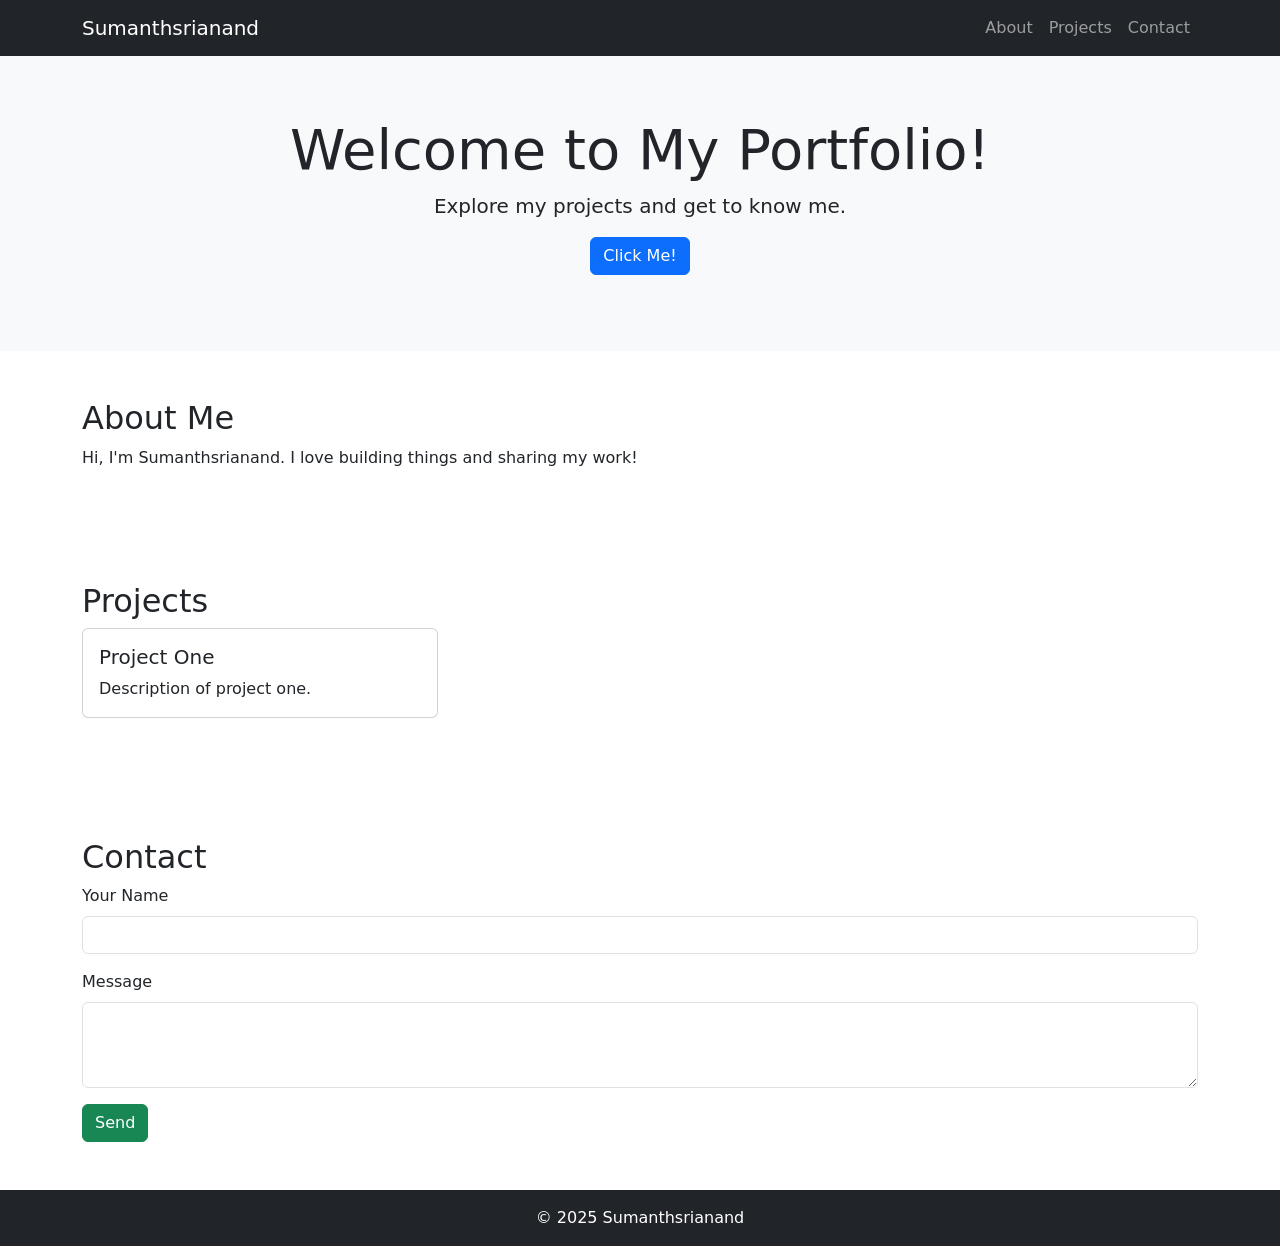
<file: index.html>
<!DOCTYPE html>
<html lang="en">
<head>
  <meta charset="UTF-8">
  <meta name="viewport" content="width=device-width, initial-scale=1">
  <title>Welcome to Sumanthsrianand</title>
  <!-- Bootstrap CSS for responsive design -->
  <link href="https://cdn.jsdelivr.net/npm/bootstrap@5.3.2/dist/css/bootstrap.min.css" rel="stylesheet">
  <style>
    body {
      padding-top: 56px;
    }
    .hero {
      background: #f8f9fa;
      padding: 60px 0;
      text-align: center;
    }
  </style>
</head>
<body>
  <!-- Responsive Navbar -->
  <nav class="navbar navbar-expand-lg navbar-dark bg-dark fixed-top">
    <div class="container">
      <a class="navbar-brand" href="#">Sumanthsrianand</a>
      <button class="navbar-toggler" type="button" data-bs-toggle="collapse" data-bs-target="#navbarNav">
        <span class="navbar-toggler-icon"></span>
      </button>
      <div class="collapse navbar-collapse" id="navbarNav">
        <ul class="navbar-nav ms-auto">
          <li class="nav-item"><a class="nav-link" href="#about">About</a></li>
          <li class="nav-item"><a class="nav-link" href="#projects">Projects</a></li>
          <li class="nav-item"><a class="nav-link" href="#contact">Contact</a></li>
        </ul>
      </div>
    </div>
  </nav>

  <!-- Hero Section -->
  <section class="hero">
    <div class="container">
      <h1 class="display-4">Welcome to My Portfolio!</h1>
      <p class="lead">Explore my projects and get to know me.</p>
      <button class="btn btn-primary" onclick="showMessage()">Click Me!</button>
      <div id="dynamic-message" class="mt-3"></div>
    </div>
  </section>

  <!-- About Section -->
  <section id="about" class="container py-5">
    <h2>About Me</h2>
    <p>Hi, I'm Sumanthsrianand. I love building things and sharing my work!</p>
  </section>

  <!-- Projects Section -->
  <section id="projects" class="container py-5">
    <h2>Projects</h2>
    <div class="row">
      <div class="col-md-4">
        <div class="card mb-4">
          <div class="card-body">
            <h5 class="card-title">Project One</h5>
            <p class="card-text">Description of project one.</p>
          </div>
        </div>
      </div>
      <!-- Add more projects as needed -->
    </div>
  </section>

  <!-- Contact Section -->
  <section id="contact" class="container py-5">
    <h2>Contact</h2>
    <form>
      <div class="mb-3">
        <label for="name" class="form-label">Your Name</label>
        <input type="text" class="form-control" id="name">
      </div>
      <div class="mb-3">
        <label for="message" class="form-label">Message</label>
        <textarea class="form-control" id="message" rows="3"></textarea>
      </div>
      <button type="submit" class="btn btn-success">Send</button>
    </form>
  </section>

  <!-- Footer -->
  <footer class="bg-dark text-white text-center py-3">
    &copy; 2025 Sumanthsrianand
  </footer>

  <!-- Bootstrap JS and dependencies -->
  <script src="https://cdn.jsdelivr.net/npm/bootstrap@5.3.2/dist/js/bootstrap.bundle.min.js"></script>
  <script>
    function showMessage() {
      document.getElementById('dynamic-message').innerHTML = '<div class="alert alert-info">Hello, visitor! Thanks for clicking.</div>';
    }
  </script>
</body>
</html>
</file>
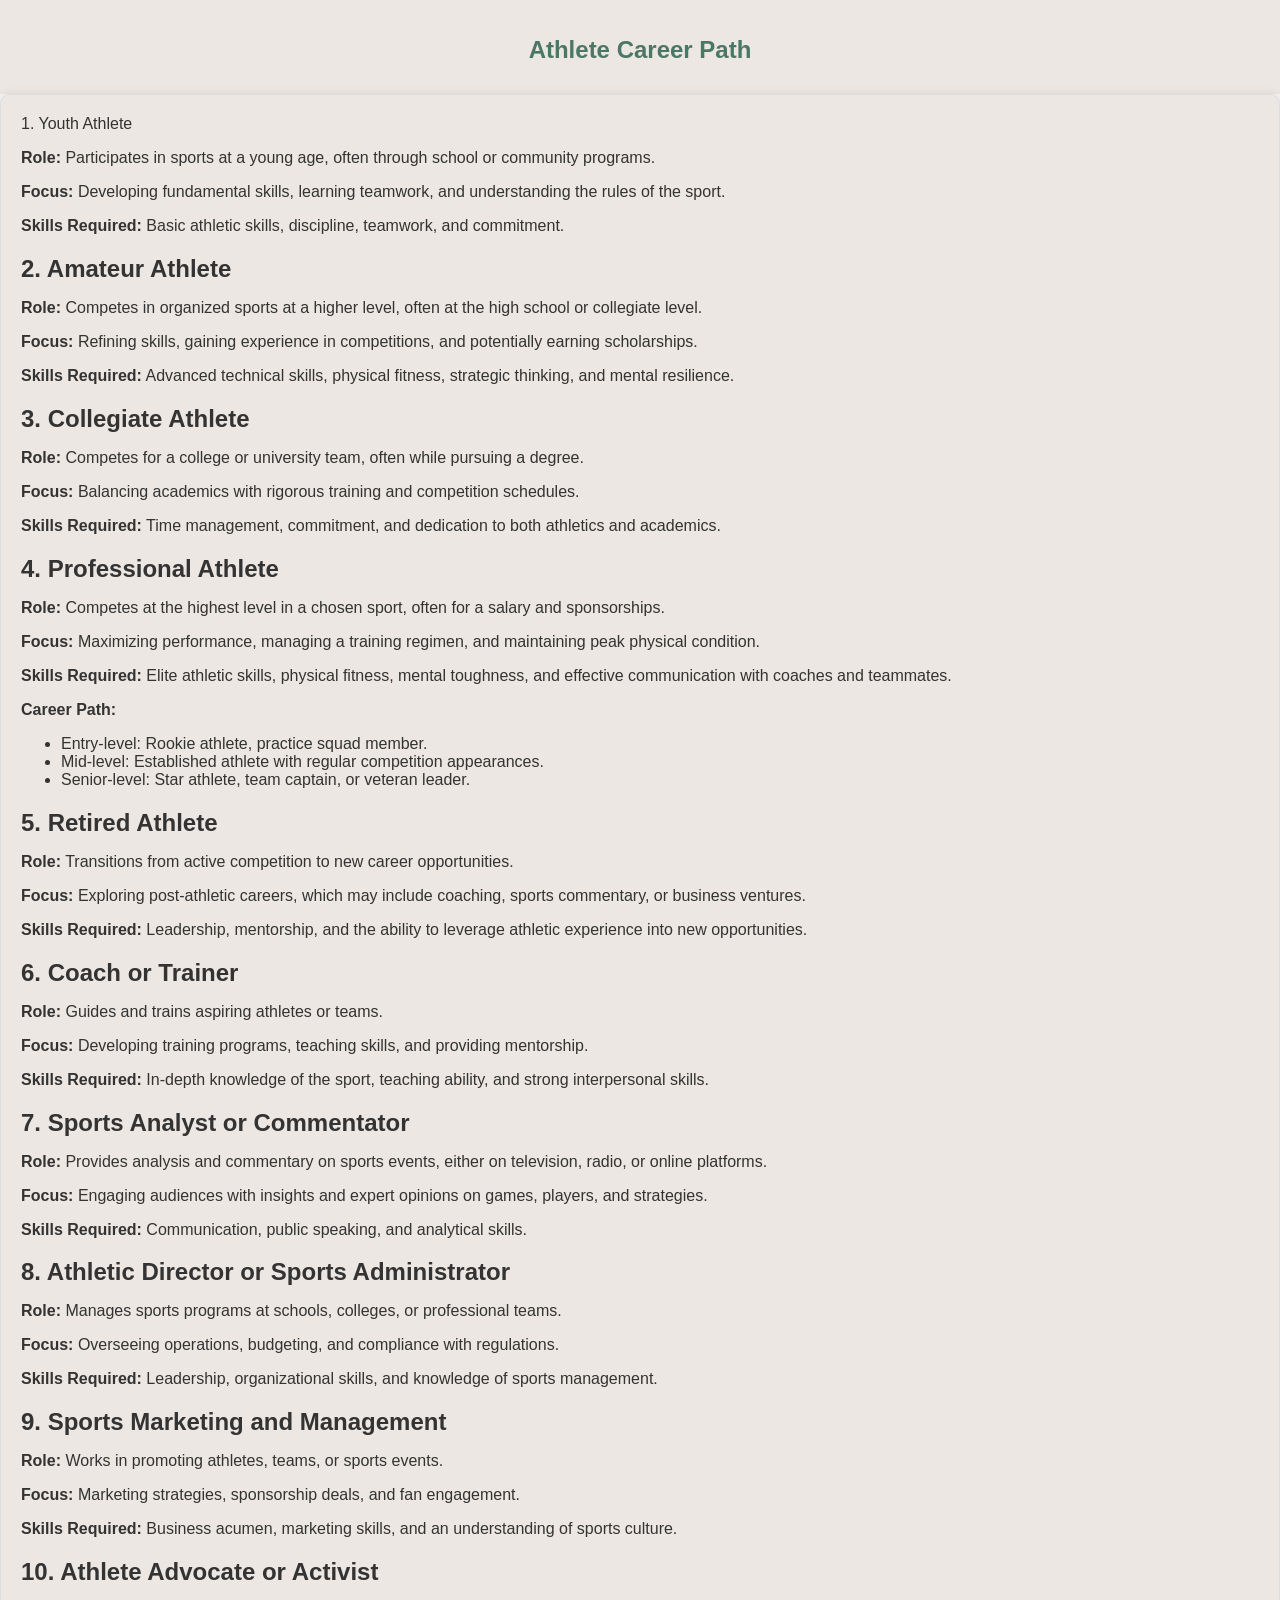
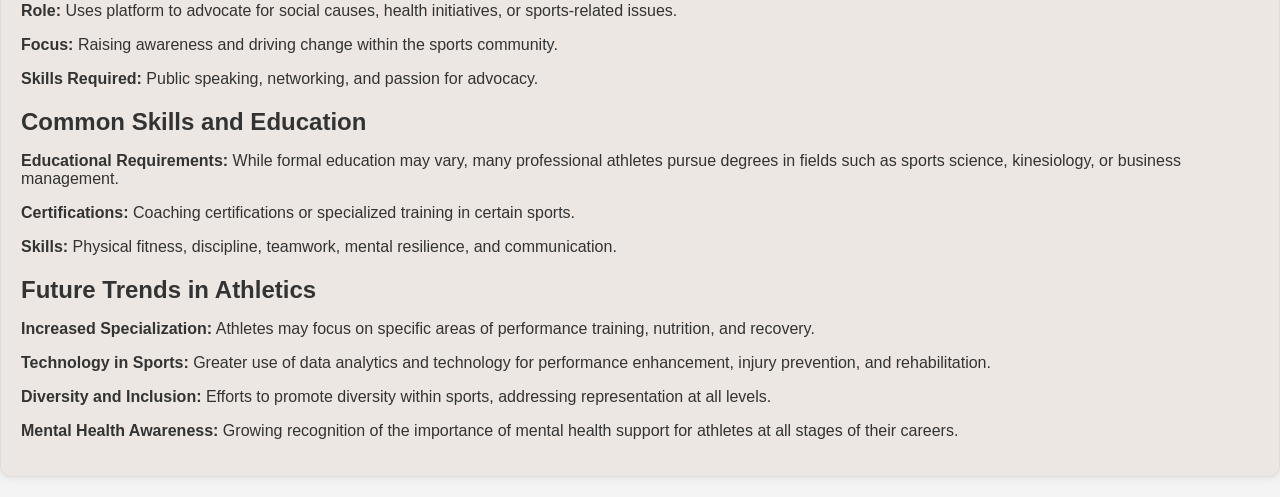
<file: Athe.html>
<!DOCTYPE html>
<html lang="en">
<head>
    <meta charset="UTF-8">
    <meta name="viewport" content="width=device-width, initial-scale=1.0">
    <title>Athlete Career Path</title>
    <link rel="stylesheet" href="style.css">
    <link rel="stylesheet" href="style2.css">
    <style>
         body {
      font-family: Arial, sans-serif;
      margin: 0;
      padding: 0;
      background-color: #f4f4f4;
      color: #333;
    }
    
    
    /* About Section */
    .about {
      padding: 50px;
      background-color: #fff;
      text-align: center;
    }

    .about h2 {
      font-size: 28px;
    }

    .about p {
      font-size: 18px;
      line-height: 1.6;
    }

    /* Services Section */
    .services {
      padding: 50px;
      background-color: #f4f4f4;
      text-align: center;
    }

    .services h2 {
      font-size: 28px;
      margin-bottom: 20px;
    }

    .services ul {
      list-style: none;
      padding: 0;
      font-size: 18px;
    }

    .services ul li {
      margin: 10px 0;
    }

    
    /* Contact Form Section */
contact {
      padding: 50px;
      background-color: #f4f4f4;
      text-align: center;
    }

    .contact h2 {
      font-size: 28px;
      margin-bottom: 20px;
    }

    .contact form input,
    .contact form textarea {
      width: 80%;
      padding: 10px;
      margin: 10px 0;
      border: 1px solid #ccc;
      border-radius: 5px;
    }

    .contact form button {
      padding: 10px 20px;
      background-color: #4CAF50;
      color: white;
      border: none;
      border-radius: 5px;
      cursor: pointer;
    }

    .contact form button:hover {
      background-color: #45a049;
    }

    /* Footer */
    footer {
      padding: 20px;
      background-color: #4CAF50;
      color: white;
      text-align: center;
    }/* Typing Text Animation */
@keyframes typing {
  from { width: 0; }
  to { width: 100%; }
}

@keyframes caret {
  from { border-right: 3px solid white; }
  to { border-right: none; } /* Caret disappears after typing */
}

.typing-text {
  font-family: 'Courier New', Courier, monospace;
  font-size: 24px;
  display: inline-block;
  white-space: nowrap;
  overflow: hidden;
  border-right: 3px solid white; /* Caret while typing */
  width: 100%;  /* Ensure full width after typing */
  animation: typing 4s steps(30, end), caret 0.5s 4s forwards; /* Caret disappears after typing */
}

    </style>
</head>
<body>
<header style="background-color: #ECE7E2; color: #4A7766;">
    <h1>Athlete Career Path</h1></header>
<section style="background-color: #ECE7E2; color: #;"
    <h2>1. Youth Athlete</h2>
    <p><strong>Role:</strong> Participates in sports at a young age, often through school or community programs.</p>
    <p><strong>Focus:</strong> Developing fundamental skills, learning teamwork, and understanding the rules of the sport.</p>
    <p><strong>Skills Required:</strong> Basic athletic skills, discipline, teamwork, and commitment.</p>

    <h2>2. Amateur Athlete</h2>
    <p><strong>Role:</strong> Competes in organized sports at a higher level, often at the high school or collegiate level.</p>
    <p><strong>Focus:</strong> Refining skills, gaining experience in competitions, and potentially earning scholarships.</p>
    <p><strong>Skills Required:</strong> Advanced technical skills, physical fitness, strategic thinking, and mental resilience.</p>

    <h2>3. Collegiate Athlete</h2>
    <p><strong>Role:</strong> Competes for a college or university team, often while pursuing a degree.</p>
    <p><strong>Focus:</strong> Balancing academics with rigorous training and competition schedules.</p>
    <p><strong>Skills Required:</strong> Time management, commitment, and dedication to both athletics and academics.</p>

    <h2>4. Professional Athlete</h2>
    <p><strong>Role:</strong> Competes at the highest level in a chosen sport, often for a salary and sponsorships.</p>
    <p><strong>Focus:</strong> Maximizing performance, managing a training regimen, and maintaining peak physical condition.</p>
    <p><strong>Skills Required:</strong> Elite athletic skills, physical fitness, mental toughness, and effective communication with coaches and teammates.</p>
    <p><strong>Career Path:</strong></p>
    <ul>
        <li>Entry-level: Rookie athlete, practice squad member.</li>
        <li>Mid-level: Established athlete with regular competition appearances.</li>
        <li>Senior-level: Star athlete, team captain, or veteran leader.</li>
    </ul>

    <h2>5. Retired Athlete</h2>
    <p><strong>Role:</strong> Transitions from active competition to new career opportunities.</p>
    <p><strong>Focus:</strong> Exploring post-athletic careers, which may include coaching, sports commentary, or business ventures.</p>
    <p><strong>Skills Required:</strong> Leadership, mentorship, and the ability to leverage athletic experience into new opportunities.</p>

    <h2>6. Coach or Trainer</h2>
    <p><strong>Role:</strong> Guides and trains aspiring athletes or teams.</p>
    <p><strong>Focus:</strong> Developing training programs, teaching skills, and providing mentorship.</p>
    <p><strong>Skills Required:</strong> In-depth knowledge of the sport, teaching ability, and strong interpersonal skills.</p>

    <h2>7. Sports Analyst or Commentator</h2>
    <p><strong>Role:</strong> Provides analysis and commentary on sports events, either on television, radio, or online platforms.</p>
    <p><strong>Focus:</strong> Engaging audiences with insights and expert opinions on games, players, and strategies.</p>
    <p><strong>Skills Required:</strong> Communication, public speaking, and analytical skills.</p>

    <h2>8. Athletic Director or Sports Administrator</h2>
    <p><strong>Role:</strong> Manages sports programs at schools, colleges, or professional teams.</p>
    <p><strong>Focus:</strong> Overseeing operations, budgeting, and compliance with regulations.</p>
    <p><strong>Skills Required:</strong> Leadership, organizational skills, and knowledge of sports management.</p>

    <h2>9. Sports Marketing and Management</h2>
    <p><strong>Role:</strong> Works in promoting athletes, teams, or sports events.</p>
    <p><strong>Focus:</strong> Marketing strategies, sponsorship deals, and fan engagement.</p>
    <p><strong>Skills Required:</strong> Business acumen, marketing skills, and an understanding of sports culture.</p>

    <h2>10. Athlete Advocate or Activist</h2>
    <p><strong>Role:</strong> Uses platform to advocate for social causes, health initiatives, or sports-related issues.</p>
    <p><strong>Focus:</strong> Raising awareness and driving change within the sports community.</p>
    <p><strong>Skills Required:</strong> Public speaking, networking, and passion for advocacy.</p>

    <h2>Common Skills and Education</h2>
    <p><strong>Educational Requirements:</strong> While formal education may vary, many professional athletes pursue degrees in fields such as sports science, kinesiology, or business management.</p>
    <p><strong>Certifications:</strong> Coaching certifications or specialized training in certain sports.</p>
    <p><strong>Skills:</strong> Physical fitness, discipline, teamwork, mental resilience, and communication.</p>

    <h2>Future Trends in Athletics</h2>
    <p><strong>Increased Specialization:</strong> Athletes may focus on specific areas of performance training, nutrition, and recovery.</p>
    <p><strong>Technology in Sports:</strong> Greater use of data analytics and technology for performance enhancement, injury prevention, and rehabilitation.</p>
    <p><strong>Diversity and Inclusion:</strong> Efforts to promote diversity within sports, addressing representation at all levels.</p>
    <p><strong>Mental Health Awareness:</strong> Growing recognition of the importance of mental health support for athletes at all stages of their careers.</p>

</body>
</html>
</file>
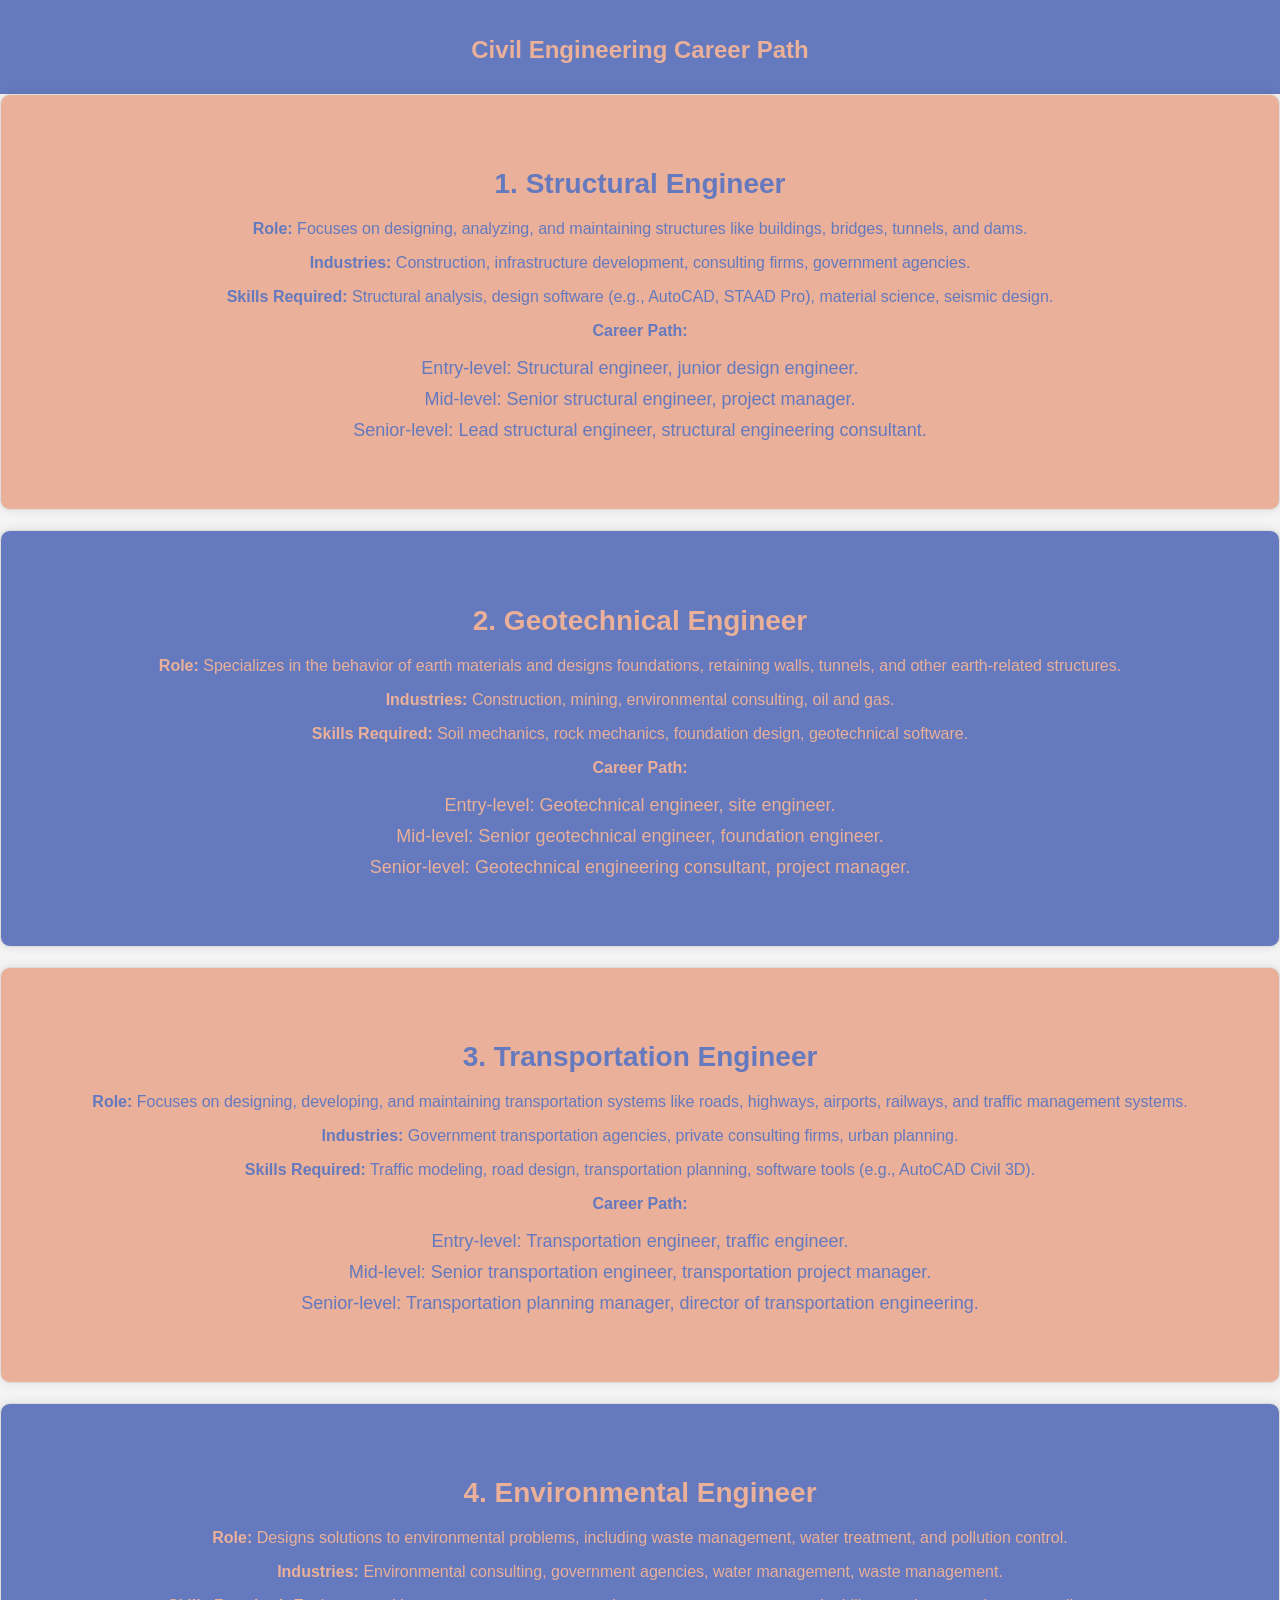
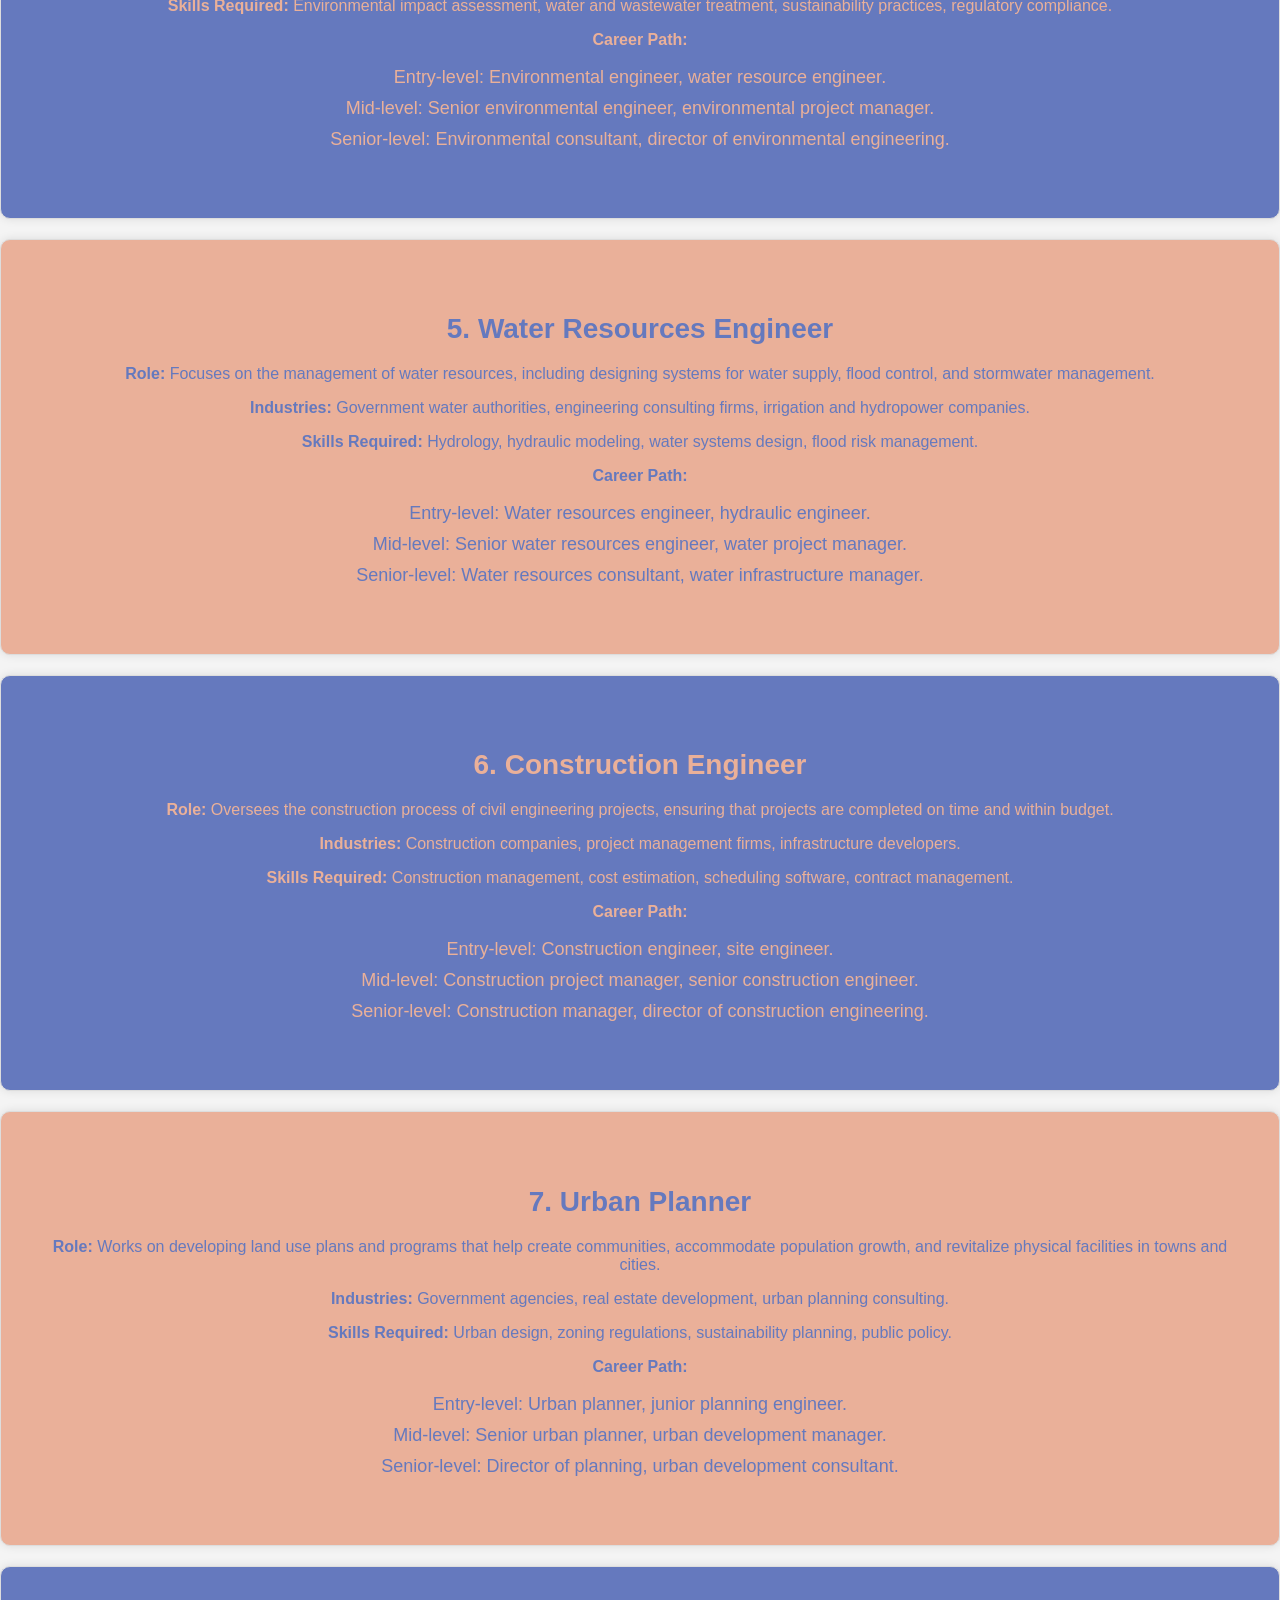
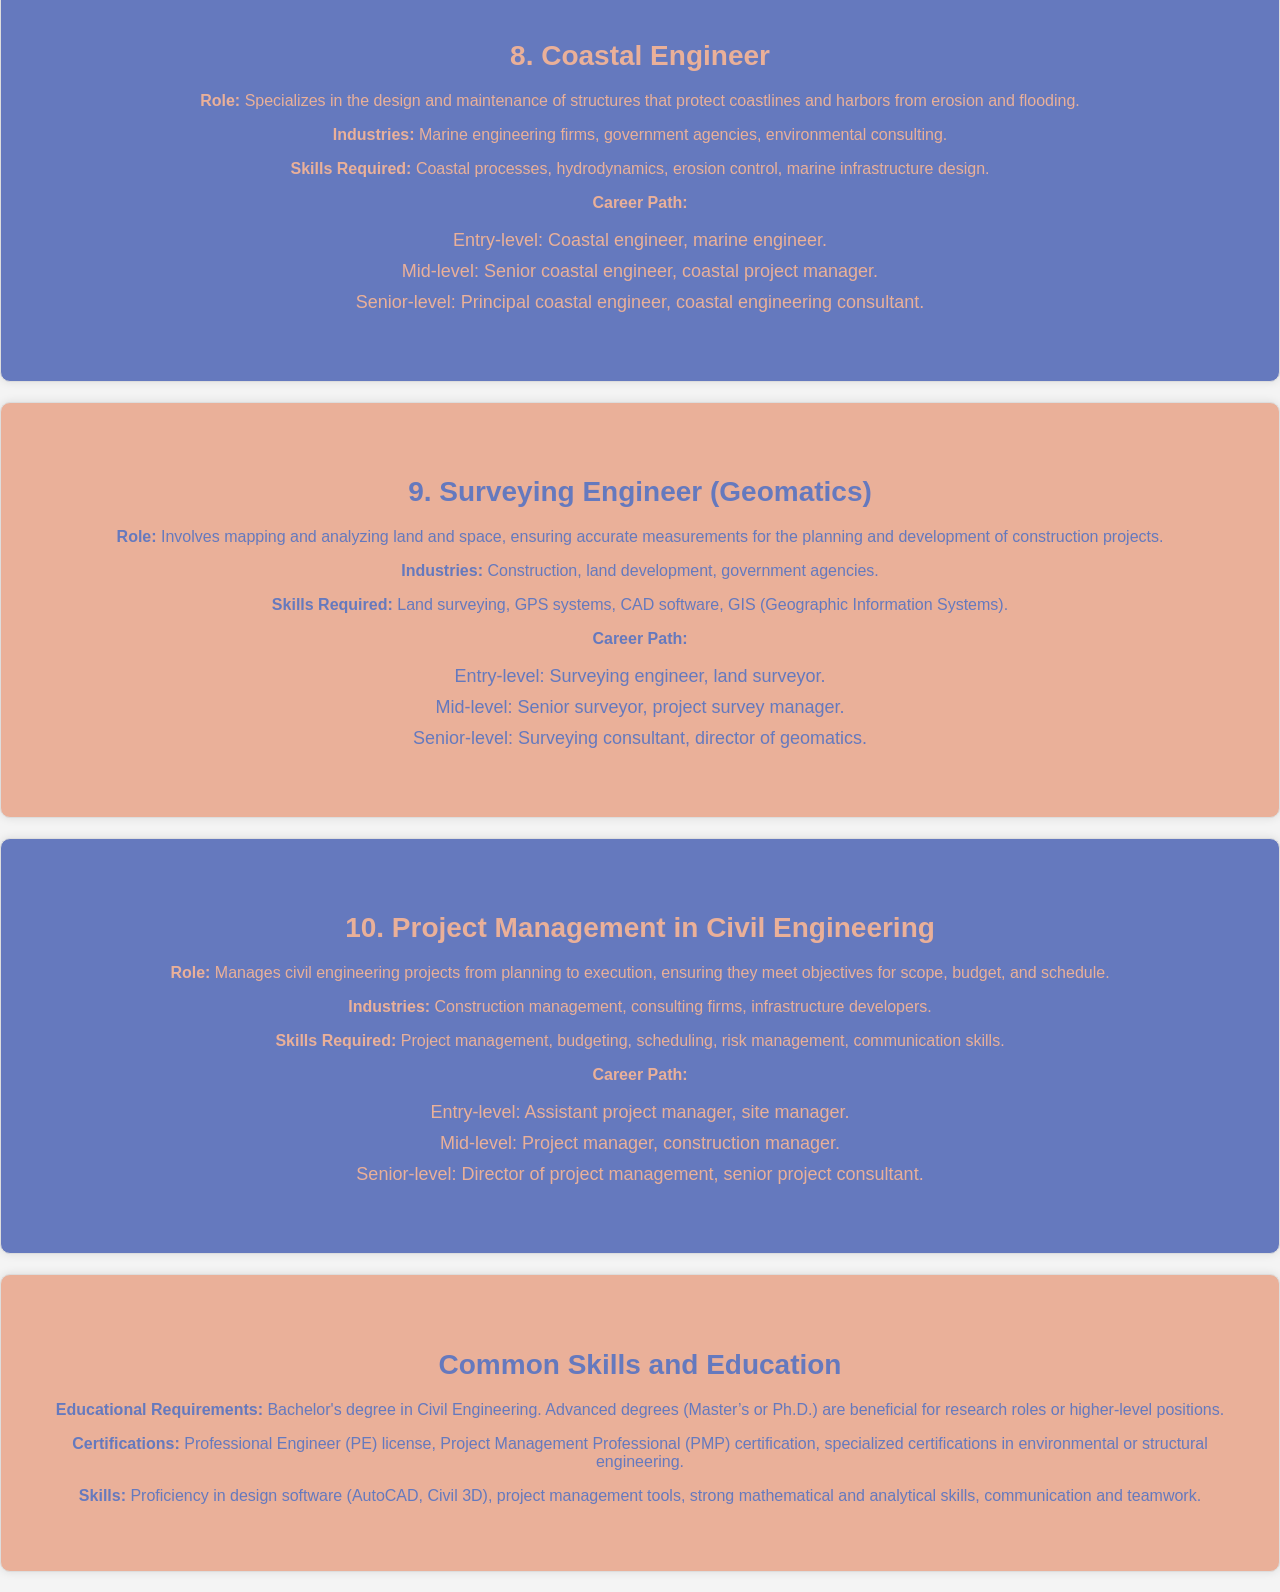
<file: Civli.html>
<!DOCTYPE html>
<html lang="en">
<head>
    <meta charset="UTF-8">
    <meta name="viewport" content="width=device-width, initial-scale=1.0">
    <title>Civil Engineering Career Path</title>
    <link rel="stylesheet" href="style.css">
    <link rel="stylesheet" href="style2.css">
    <style>
 body {
      font-family: Arial, sans-serif;
      margin: 0;
      padding: 0;
      background-color: #f4f4f4;
      color: #333;
    }
    
    
    /* About Section */
    .about {
      padding: 50px;
      background-color: #fff;
      text-align: center;
    }

    .about h2 {
      font-size: 28px;
    }

    .about p {
      font-size: 18px;
      line-height: 1.6;
    }

    /* Services Section */
    .services {
      padding: 50px;
      background-color: #f4f4f4;
      text-align: center;
    }

    .services h2 {
      font-size: 28px;
      margin-bottom: 20px;
    }

    .services ul {
      list-style: none;
      padding: 0;
      font-size: 18px;
    }

    .services ul li {
      margin: 10px 0;
    }

    
    /* Contact Form Section */
contact {
      padding: 50px;
      background-color: #f4f4f4;
      text-align: center;
    }

    .contact h2 {
      font-size: 28px;
      margin-bottom: 20px;
    }

    .contact form input,
    .contact form textarea {
      width: 80%;
      padding: 10px;
      margin: 10px 0;
      border: 1px solid #ccc;
      border-radius: 5px;
    }

    .contact form button {
      padding: 10px 20px;
      background-color: #4CAF50;
      color: white;
      border: none;
      border-radius: 5px;
      cursor: pointer;
    }

    .contact form button:hover {
      background-color: #45a049;
    }

    /* Footer */
    footer {
      padding: 20px;
      background-color: #4CAF50;
      color: white;
      text-align: center;
    }/* Typing Text Animation */
@keyframes typing {
  from { width: 0; }
  to { width: 100%; }
}

@keyframes caret {
  from { border-right: 3px solid white; }
  to { border-right: none; } /* Caret disappears after typing */
}

.typing-text {
  font-family: 'Courier New', Courier, monospace;
  font-size: 24px;
  display: inline-block;
  white-space: nowrap;
  overflow: hidden;
  border-right: 3px solid white; /* Caret while typing */
  width: 100%;  /* Ensure full width after typing */
  animation: typing 4s steps(30, end), caret 0.5s 4s forwards; /* Caret disappears after typing */
}

    </style>
</head>
<body>

    <header style="background-color: #6579BE;color: #EAB099;">
    <h1>Civil Engineering Career Path</h1>
    </header>
    <section  class="services" style="background-color: #EAB099;color: #6579BE;">
    <h2>1. Structural Engineer</h2>
    <p><strong>Role:</strong> Focuses on designing, analyzing, and maintaining structures like buildings, bridges, tunnels, and dams.</p>
    <p><strong>Industries:</strong> Construction, infrastructure development, consulting firms, government agencies.</p>
    <p><strong>Skills Required:</strong> Structural analysis, design software (e.g., AutoCAD, STAAD Pro), material science, seismic design.</p>
    <p><strong>Career Path:</strong></p>
    <ul>
        <li>Entry-level: Structural engineer, junior design engineer.</li>
        <li>Mid-level: Senior structural engineer, project manager.</li>
        <li>Senior-level: Lead structural engineer, structural engineering consultant.</li>
    </ul></section>
<section class="services" style="background-color: #6579BE;color: #EAB099;">
    <h2>2. Geotechnical Engineer</h2>
    <p><strong>Role:</strong> Specializes in the behavior of earth materials and designs foundations, retaining walls, tunnels, and other earth-related structures.</p>
    <p><strong>Industries:</strong> Construction, mining, environmental consulting, oil and gas.</p>
    <p><strong>Skills Required:</strong> Soil mechanics, rock mechanics, foundation design, geotechnical software.</p>
    <p><strong>Career Path:</strong></p>
    <ul>
        <li>Entry-level: Geotechnical engineer, site engineer.</li>
        <li>Mid-level: Senior geotechnical engineer, foundation engineer.</li>
        <li>Senior-level: Geotechnical engineering consultant, project manager.</li>
    </ul></section>
<section class="services" style="background-color: #EAB099;color: #6579BE;">
    <h2>3. Transportation Engineer</h2>
    <p><strong>Role:</strong> Focuses on designing, developing, and maintaining transportation systems like roads, highways, airports, railways, and traffic management systems.</p>
    <p><strong>Industries:</strong> Government transportation agencies, private consulting firms, urban planning.</p>
    <p><strong>Skills Required:</strong> Traffic modeling, road design, transportation planning, software tools (e.g., AutoCAD Civil 3D).</p>
    <p><strong>Career Path:</strong></p>
    <ul>
        <li>Entry-level: Transportation engineer, traffic engineer.</li>
        <li>Mid-level: Senior transportation engineer, transportation project manager.</li>
        <li>Senior-level: Transportation planning manager, director of transportation engineering.</li>
    </ul>
</section>
<section class="services" style="background-color: #6579BE;color: #EAB099;">
    <h2>4. Environmental Engineer</h2>
    <p><strong>Role:</strong> Designs solutions to environmental problems, including waste management, water treatment, and pollution control.</p>
    <p><strong>Industries:</strong> Environmental consulting, government agencies, water management, waste management.</p>
    <p><strong>Skills Required:</strong> Environmental impact assessment, water and wastewater treatment, sustainability practices, regulatory compliance.</p>
    <p><strong>Career Path:</strong></p>
    <ul>
        <li>Entry-level: Environmental engineer, water resource engineer.</li>
        <li>Mid-level: Senior environmental engineer, environmental project manager.</li>
        <li>Senior-level: Environmental consultant, director of environmental engineering.</li>
    </ul>
</section>
<section class="services" style="background-color: #EAB099;color: #6579BE;">
    <h2>5. Water Resources Engineer</h2>
    <p><strong>Role:</strong> Focuses on the management of water resources, including designing systems for water supply, flood control, and stormwater management.</p>
    <p><strong>Industries:</strong> Government water authorities, engineering consulting firms, irrigation and hydropower companies.</p>
    <p><strong>Skills Required:</strong> Hydrology, hydraulic modeling, water systems design, flood risk management.</p>
    <p><strong>Career Path:</strong></p>
    <ul>
        <li>Entry-level: Water resources engineer, hydraulic engineer.</li>
        <li>Mid-level: Senior water resources engineer, water project manager.</li>
        <li>Senior-level: Water resources consultant, water infrastructure manager.</li>
    </ul>
</section>
<section class="services" style="background-color: #6579BE;color: #EAB099;">
    <h2>6. Construction Engineer</h2>
    <p><strong>Role:</strong> Oversees the construction process of civil engineering projects, ensuring that projects are completed on time and within budget.</p>
    <p><strong>Industries:</strong> Construction companies, project management firms, infrastructure developers.</p>
    <p><strong>Skills Required:</strong> Construction management, cost estimation, scheduling software, contract management.</p>
    <p><strong>Career Path:</strong></p>
    <ul>
        <li>Entry-level: Construction engineer, site engineer.</li>
        <li>Mid-level: Construction project manager, senior construction engineer.</li>
        <li>Senior-level: Construction manager, director of construction engineering.</li>
    </ul>
</section>
<section class="services" style="background-color: #EAB099;color: #6579BE;">
    <h2>7. Urban Planner</h2>
    <p><strong>Role:</strong> Works on developing land use plans and programs that help create communities, accommodate population growth, and revitalize physical facilities in towns and cities.</p>
    <p><strong>Industries:</strong> Government agencies, real estate development, urban planning consulting.</p>
    <p><strong>Skills Required:</strong> Urban design, zoning regulations, sustainability planning, public policy.</p>
    <p><strong>Career Path:</strong></p>
    <ul>
        <li>Entry-level: Urban planner, junior planning engineer.</li>
        <li>Mid-level: Senior urban planner, urban development manager.</li>
        <li>Senior-level: Director of planning, urban development consultant.</li>
    </ul>
</section>
<section class="services" style="background-color: #6579BE;color: #EAB099;">
    <h2>8. Coastal Engineer</h2>
    <p><strong>Role:</strong> Specializes in the design and maintenance of structures that protect coastlines and harbors from erosion and flooding.</p>
    <p><strong>Industries:</strong> Marine engineering firms, government agencies, environmental consulting.</p>
    <p><strong>Skills Required:</strong> Coastal processes, hydrodynamics, erosion control, marine infrastructure design.</p>
    <p><strong>Career Path:</strong></p>
    <ul>
        <li>Entry-level: Coastal engineer, marine engineer.</li>
        <li>Mid-level: Senior coastal engineer, coastal project manager.</li>
        <li>Senior-level: Principal coastal engineer, coastal engineering consultant.</li>
    </ul></section>
<section class="services" style="background-color: #EAB099;color: #6579BE;">
    <h2>9. Surveying Engineer (Geomatics)</h2>
    <p><strong>Role:</strong> Involves mapping and analyzing land and space, ensuring accurate measurements for the planning and development of construction projects.</p>
    <p><strong>Industries:</strong> Construction, land development, government agencies.</p>
    <p><strong>Skills Required:</strong> Land surveying, GPS systems, CAD software, GIS (Geographic Information Systems).</p>
    <p><strong>Career Path:</strong></p>
    <ul>
        <li>Entry-level: Surveying engineer, land surveyor.</li>
        <li>Mid-level: Senior surveyor, project survey manager.</li>
        <li>Senior-level: Surveying consultant, director of geomatics.</li>
    </ul></section>
    <section class="services" style="background-color: #6579BE;color: #EAB099;">

    <h2>10. Project Management in Civil Engineering</h2>
    <p><strong>Role:</strong> Manages civil engineering projects from planning to execution, ensuring they meet objectives for scope, budget, and schedule.</p>
    <p><strong>Industries:</strong> Construction management, consulting firms, infrastructure developers.</p>
    <p><strong>Skills Required:</strong> Project management, budgeting, scheduling, risk management, communication skills.</p>
    <p><strong>Career Path:</strong></p>
    <ul>
        <li>Entry-level: Assistant project manager, site manager.</li>
        <li>Mid-level: Project manager, construction manager.</li>
        <li>Senior-level: Director of project management, senior project consultant.</li>
    </ul></section>
<section class="services" style="background-color: #EAB099;color: #6579BE;">
    <h2>Common Skills and Education</h2>
    <p><strong>Educational Requirements:</strong> Bachelor's degree in Civil Engineering. Advanced degrees (Master’s or Ph.D.) are beneficial for research roles or higher-level positions.</p>
    <p><strong>Certifications:</strong> Professional Engineer (PE) license, Project Management Professional (PMP) certification, specialized certifications in environmental or structural engineering.</p>
    <p><strong>Skills:</strong> Proficiency in design software (AutoCAD, Civil 3D), project management tools, strong mathematical and analytical skills, communication and teamwork.</p>

</section>
</body></html>
</file>
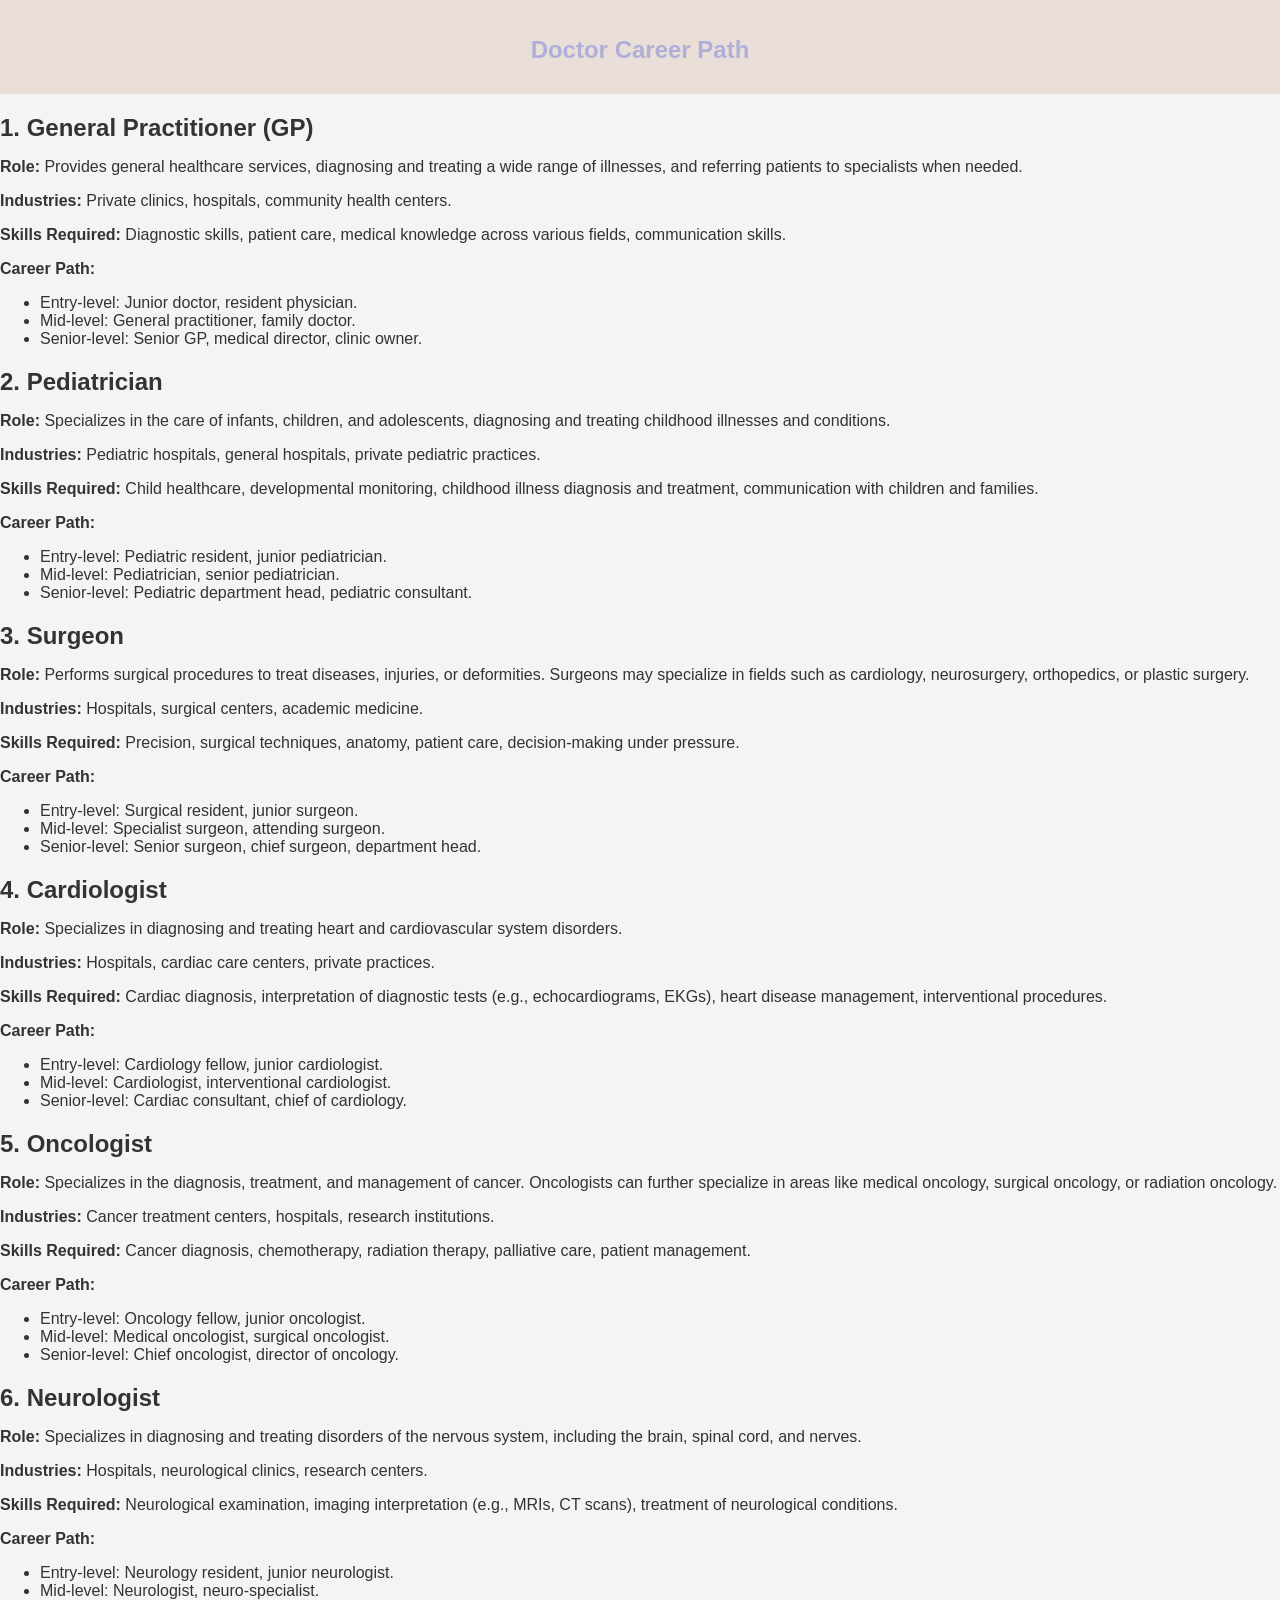
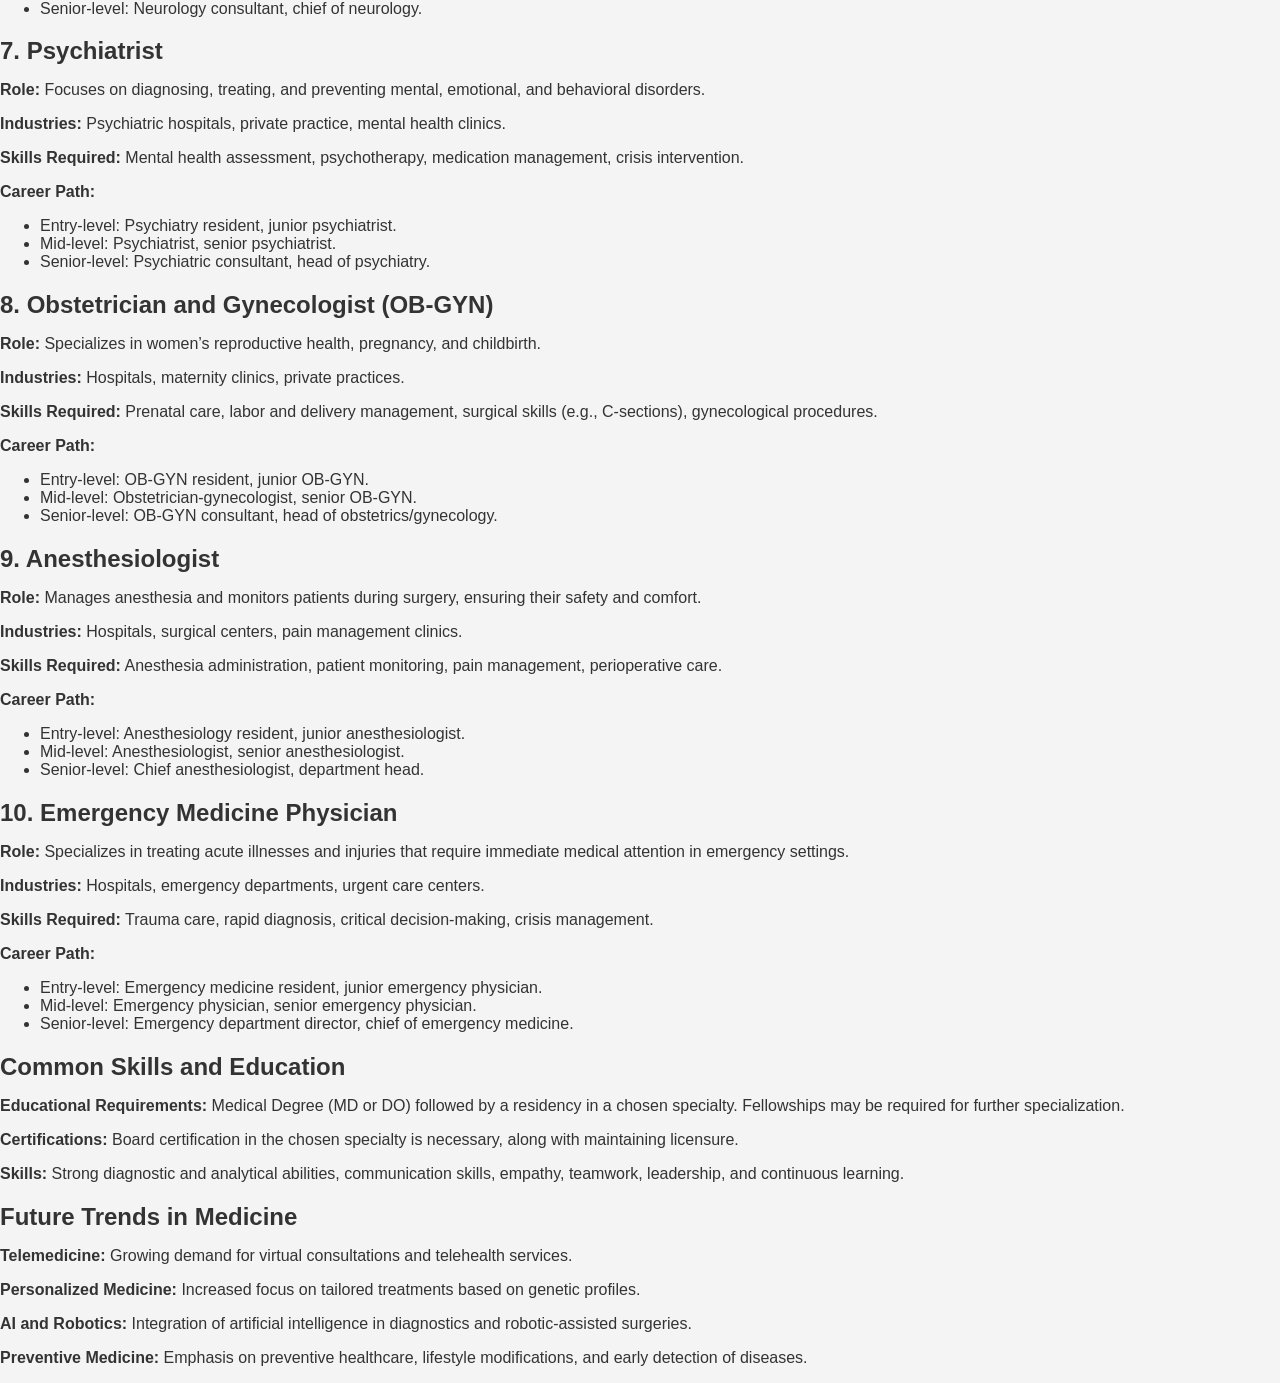
<file: Doctor.html>
<!DOCTYPE html>
<html lang="en">
<head>
    <meta charset="UTF-8">
    <meta name="viewport" content="width=device-width, initial-scale=1.0">
    <title>Doctor Career Path</title>
    <link rel="stylesheet" href="style.css">
    <link rel="stylesheet" href="style2.css">
    <style>
         body {
      font-family: Arial, sans-serif;
      margin: 0;
      padding: 0;
      background-color: #f4f4f4;
      color: #333;
    }
    
    
    /* About Section */
    .about {
      padding: 50px;
      background-color: #fff;
      text-align: center;
    }

    .about h2 {
      font-size: 28px;
    }

    .about p {
      font-size: 18px;
      line-height: 1.6;
    }

    /* Services Section */
    .services {
      padding: 50px;
      background-color: #f4f4f4;
      text-align: center;
    }

    .services h2 {
      font-size: 28px;
      margin-bottom: 20px;
    }

    .services ul {
      list-style: none;
      padding: 0;
      font-size: 18px;
    }

    .services ul li {
      margin: 10px 0;
    }

    
    /* Contact Form Section */
contact {
      padding: 50px;
      background-color: #f4f4f4;
      text-align: center;
    }

    .contact h2 {
      font-size: 28px;
      margin-bottom: 20px;
    }

    .contact form input,
    .contact form textarea {
      width: 80%;
      padding: 10px;
      margin: 10px 0;
      border: 1px solid #ccc;
      border-radius: 5px;
    }

    .contact form button {
      padding: 10px 20px;
      background-color: #4CAF50;
      color: white;
      border: none;
      border-radius: 5px;
      cursor: pointer;
    }

    .contact form button:hover {
      background-color: #45a049;
    }

    /* Footer */
    footer {
      padding: 20px;
      background-color: #4CAF50;
      color: white;
      text-align: center;
    }/* Typing Text Animation */
@keyframes typing {
  from { width: 0; }
  to { width: 100%; }
}

@keyframes caret {
  from { border-right: 3px solid white; }
  to { border-right: none; } /* Caret disappears after typing */
}

.typing-text {
  font-family: 'Courier New', Courier, monospace;
  font-size: 24px;
  display: inline-block;
  white-space: nowrap;
  overflow: hidden;
  border-right: 3px solid white; /* Caret while typing */
  width: 100%;  /* Ensure full width after typing */
  animation: typing 4s steps(30, end), caret 0.5s 4s forwards; /* Caret disappears after typing */
}

    </style>
</head>
<body>
<header style="background-color: #E9DFD8;color: #AFAFDA;">
    <h1>Doctor Career Path</h1></header>

    <h2>1. General Practitioner (GP)</h2>
    <p><strong>Role:</strong> Provides general healthcare services, diagnosing and treating a wide range of illnesses, and referring patients to specialists when needed.</p>
    <p><strong>Industries:</strong> Private clinics, hospitals, community health centers.</p>
    <p><strong>Skills Required:</strong> Diagnostic skills, patient care, medical knowledge across various fields, communication skills.</p>
    <p><strong>Career Path:</strong></p>
    <ul>
        <li>Entry-level: Junior doctor, resident physician.</li>
        <li>Mid-level: General practitioner, family doctor.</li>
        <li>Senior-level: Senior GP, medical director, clinic owner.</li>
    </ul>

    <h2>2. Pediatrician</h2>
    <p><strong>Role:</strong> Specializes in the care of infants, children, and adolescents, diagnosing and treating childhood illnesses and conditions.</p>
    <p><strong>Industries:</strong> Pediatric hospitals, general hospitals, private pediatric practices.</p>
    <p><strong>Skills Required:</strong> Child healthcare, developmental monitoring, childhood illness diagnosis and treatment, communication with children and families.</p>
    <p><strong>Career Path:</strong></p>
    <ul>
        <li>Entry-level: Pediatric resident, junior pediatrician.</li>
        <li>Mid-level: Pediatrician, senior pediatrician.</li>
        <li>Senior-level: Pediatric department head, pediatric consultant.</li>
    </ul>

    <h2>3. Surgeon</h2>
    <p><strong>Role:</strong> Performs surgical procedures to treat diseases, injuries, or deformities. Surgeons may specialize in fields such as cardiology, neurosurgery, orthopedics, or plastic surgery.</p>
    <p><strong>Industries:</strong> Hospitals, surgical centers, academic medicine.</p>
    <p><strong>Skills Required:</strong> Precision, surgical techniques, anatomy, patient care, decision-making under pressure.</p>
    <p><strong>Career Path:</strong></p>
    <ul>
        <li>Entry-level: Surgical resident, junior surgeon.</li>
        <li>Mid-level: Specialist surgeon, attending surgeon.</li>
        <li>Senior-level: Senior surgeon, chief surgeon, department head.</li>
    </ul>

    <h2>4. Cardiologist</h2>
    <p><strong>Role:</strong> Specializes in diagnosing and treating heart and cardiovascular system disorders.</p>
    <p><strong>Industries:</strong> Hospitals, cardiac care centers, private practices.</p>
    <p><strong>Skills Required:</strong> Cardiac diagnosis, interpretation of diagnostic tests (e.g., echocardiograms, EKGs), heart disease management, interventional procedures.</p>
    <p><strong>Career Path:</strong></p>
    <ul>
        <li>Entry-level: Cardiology fellow, junior cardiologist.</li>
        <li>Mid-level: Cardiologist, interventional cardiologist.</li>
        <li>Senior-level: Cardiac consultant, chief of cardiology.</li>
    </ul>

    <h2>5. Oncologist</h2>
    <p><strong>Role:</strong> Specializes in the diagnosis, treatment, and management of cancer. Oncologists can further specialize in areas like medical oncology, surgical oncology, or radiation oncology.</p>
    <p><strong>Industries:</strong> Cancer treatment centers, hospitals, research institutions.</p>
    <p><strong>Skills Required:</strong> Cancer diagnosis, chemotherapy, radiation therapy, palliative care, patient management.</p>
    <p><strong>Career Path:</strong></p>
    <ul>
        <li>Entry-level: Oncology fellow, junior oncologist.</li>
        <li>Mid-level: Medical oncologist, surgical oncologist.</li>
        <li>Senior-level: Chief oncologist, director of oncology.</li>
    </ul>

    <h2>6. Neurologist</h2>
    <p><strong>Role:</strong> Specializes in diagnosing and treating disorders of the nervous system, including the brain, spinal cord, and nerves.</p>
    <p><strong>Industries:</strong> Hospitals, neurological clinics, research centers.</p>
    <p><strong>Skills Required:</strong> Neurological examination, imaging interpretation (e.g., MRIs, CT scans), treatment of neurological conditions.</p>
    <p><strong>Career Path:</strong></p>
    <ul>
        <li>Entry-level: Neurology resident, junior neurologist.</li>
        <li>Mid-level: Neurologist, neuro-specialist.</li>
        <li>Senior-level: Neurology consultant, chief of neurology.</li>
    </ul>

    <h2>7. Psychiatrist</h2>
    <p><strong>Role:</strong> Focuses on diagnosing, treating, and preventing mental, emotional, and behavioral disorders.</p>
    <p><strong>Industries:</strong> Psychiatric hospitals, private practice, mental health clinics.</p>
    <p><strong>Skills Required:</strong> Mental health assessment, psychotherapy, medication management, crisis intervention.</p>
    <p><strong>Career Path:</strong></p>
    <ul>
        <li>Entry-level: Psychiatry resident, junior psychiatrist.</li>
        <li>Mid-level: Psychiatrist, senior psychiatrist.</li>
        <li>Senior-level: Psychiatric consultant, head of psychiatry.</li>
    </ul>

    <h2>8. Obstetrician and Gynecologist (OB-GYN)</h2>
    <p><strong>Role:</strong> Specializes in women’s reproductive health, pregnancy, and childbirth.</p>
    <p><strong>Industries:</strong> Hospitals, maternity clinics, private practices.</p>
    <p><strong>Skills Required:</strong> Prenatal care, labor and delivery management, surgical skills (e.g., C-sections), gynecological procedures.</p>
    <p><strong>Career Path:</strong></p>
    <ul>
        <li>Entry-level: OB-GYN resident, junior OB-GYN.</li>
        <li>Mid-level: Obstetrician-gynecologist, senior OB-GYN.</li>
        <li>Senior-level: OB-GYN consultant, head of obstetrics/gynecology.</li>
    </ul>

    <h2>9. Anesthesiologist</h2>
    <p><strong>Role:</strong> Manages anesthesia and monitors patients during surgery, ensuring their safety and comfort.</p>
    <p><strong>Industries:</strong> Hospitals, surgical centers, pain management clinics.</p>
    <p><strong>Skills Required:</strong> Anesthesia administration, patient monitoring, pain management, perioperative care.</p>
    <p><strong>Career Path:</strong></p>
    <ul>
        <li>Entry-level: Anesthesiology resident, junior anesthesiologist.</li>
        <li>Mid-level: Anesthesiologist, senior anesthesiologist.</li>
        <li>Senior-level: Chief anesthesiologist, department head.</li>
    </ul>

    <h2>10. Emergency Medicine Physician</h2>
    <p><strong>Role:</strong> Specializes in treating acute illnesses and injuries that require immediate medical attention in emergency settings.</p>
    <p><strong>Industries:</strong> Hospitals, emergency departments, urgent care centers.</p>
    <p><strong>Skills Required:</strong> Trauma care, rapid diagnosis, critical decision-making, crisis management.</p>
    <p><strong>Career Path:</strong></p>
    <ul>
        <li>Entry-level: Emergency medicine resident, junior emergency physician.</li>
        <li>Mid-level: Emergency physician, senior emergency physician.</li>
        <li>Senior-level: Emergency department director, chief of emergency medicine.</li>
    </ul>

    <h2>Common Skills and Education</h2>
    <p><strong>Educational Requirements:</strong> Medical Degree (MD or DO) followed by a residency in a chosen specialty. Fellowships may be required for further specialization.</p>
    <p><strong>Certifications:</strong> Board certification in the chosen specialty is necessary, along with maintaining licensure.</p>
    <p><strong>Skills:</strong> Strong diagnostic and analytical abilities, communication skills, empathy, teamwork, leadership, and continuous learning.</p>

    <h2>Future Trends in Medicine</h2>
    <p><strong>Telemedicine:</strong> Growing demand for virtual consultations and telehealth services.</p>
    <p><strong>Personalized Medicine:</strong> Increased focus on tailored treatments based on genetic profiles.</p>
    <p><strong>AI and Robotics:</strong> Integration of artificial intelligence in diagnostics and robotic-assisted surgeries.</p>
    <p><strong>Preventive Medicine:</strong> Emphasis on preventive healthcare, lifestyle modifications, and early detection of diseases.</p>

</body>
</html>
</file>
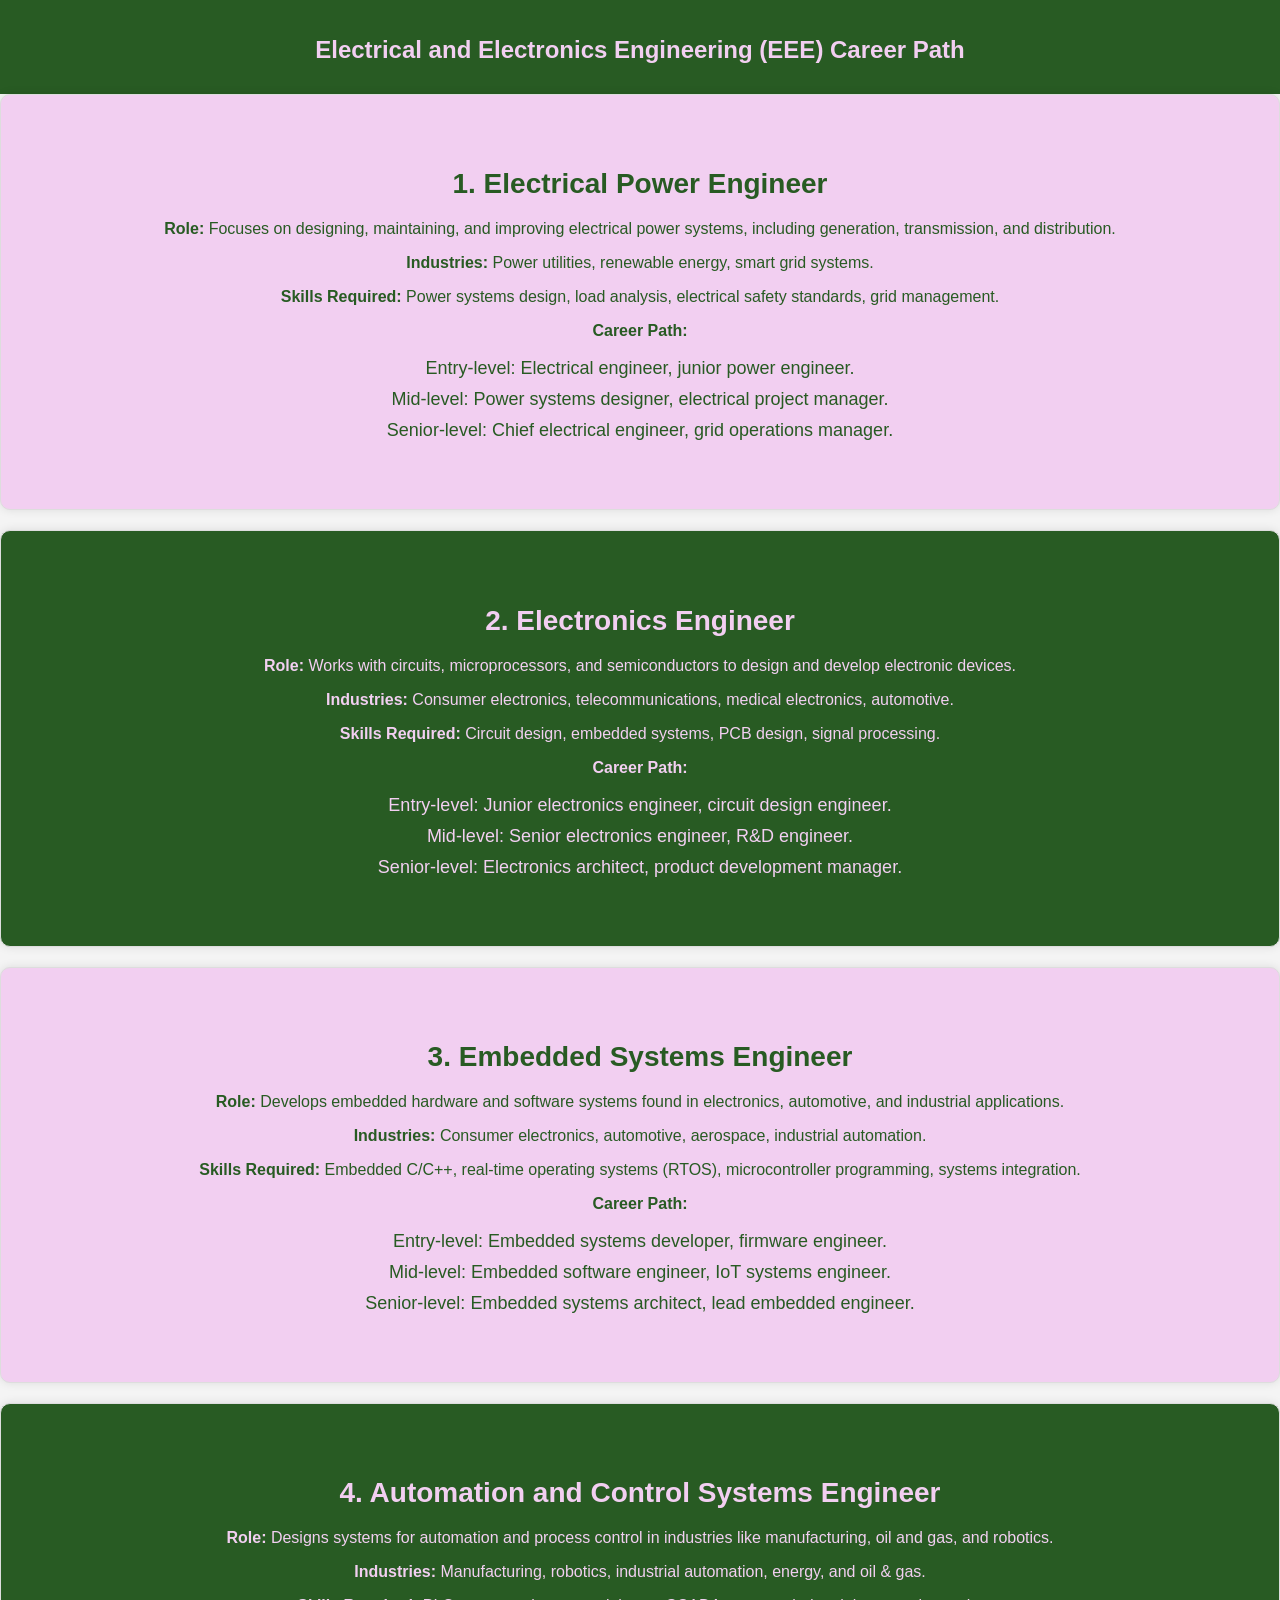
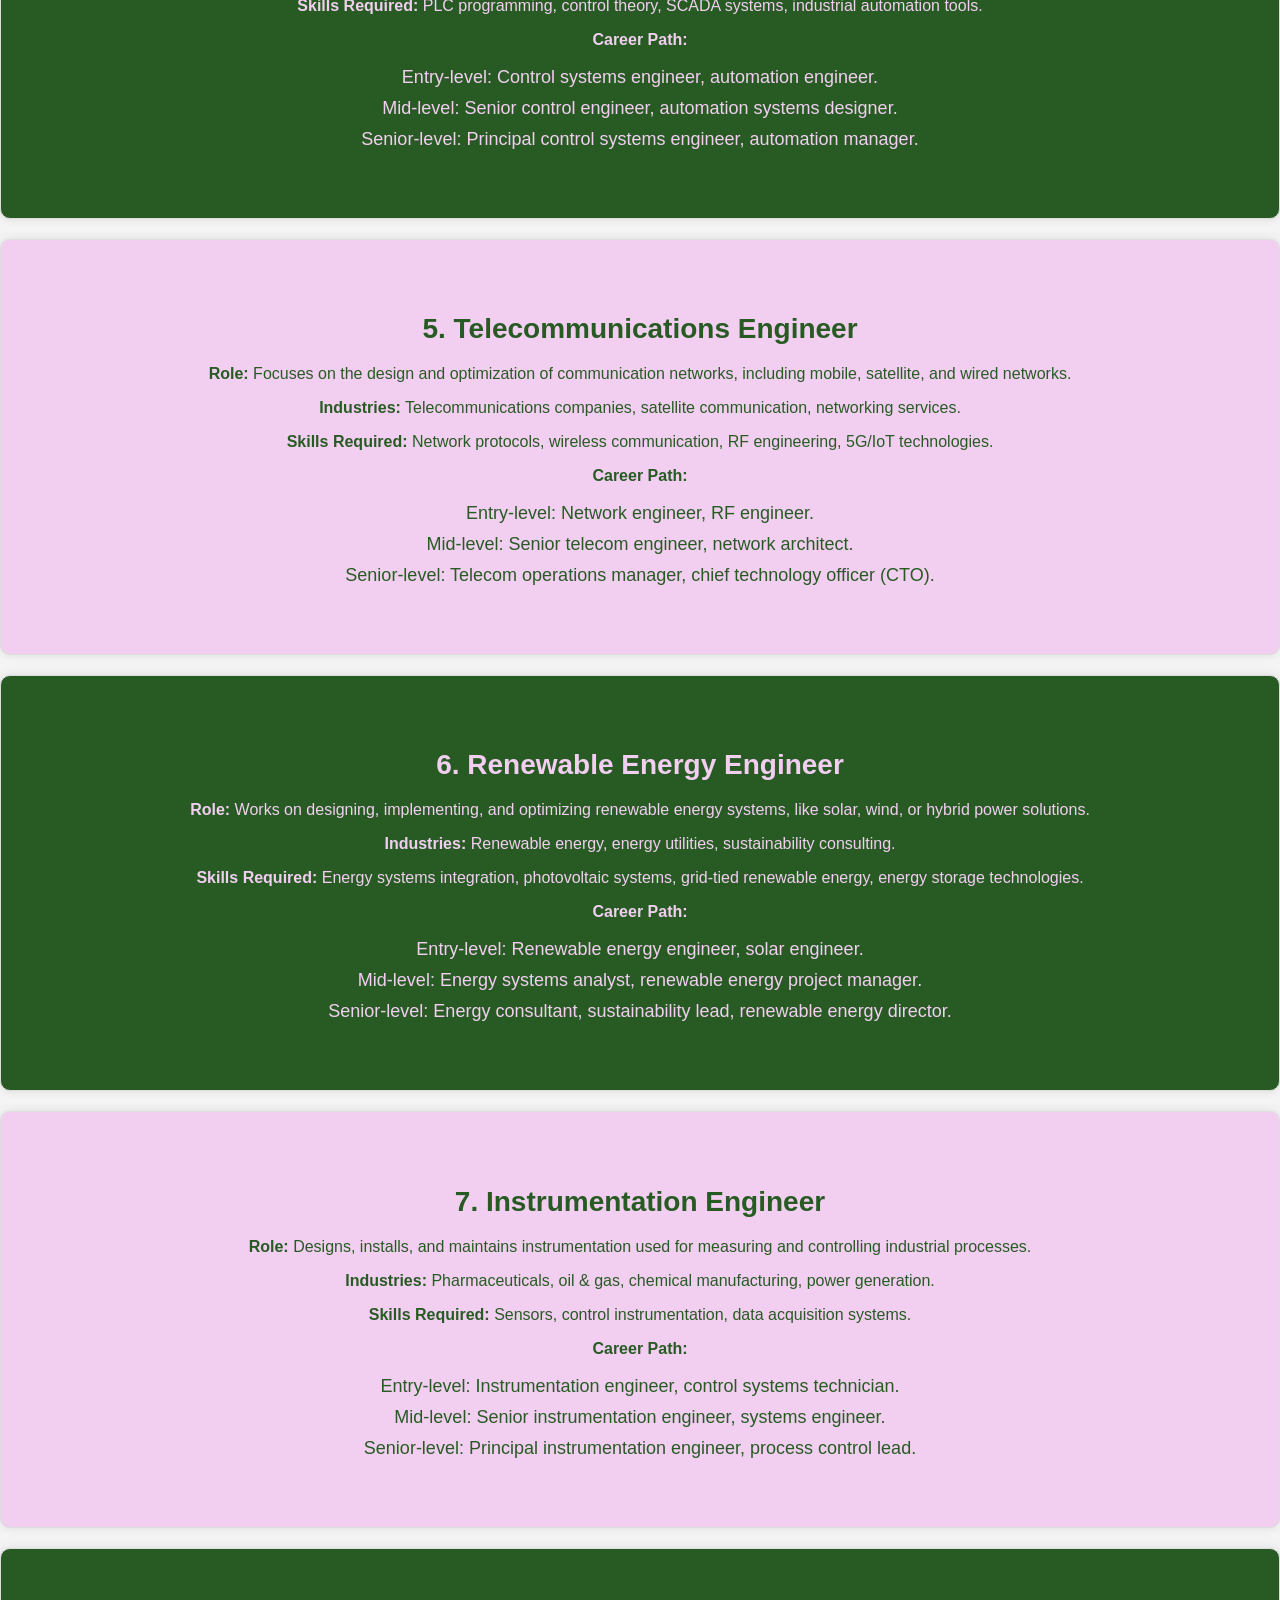
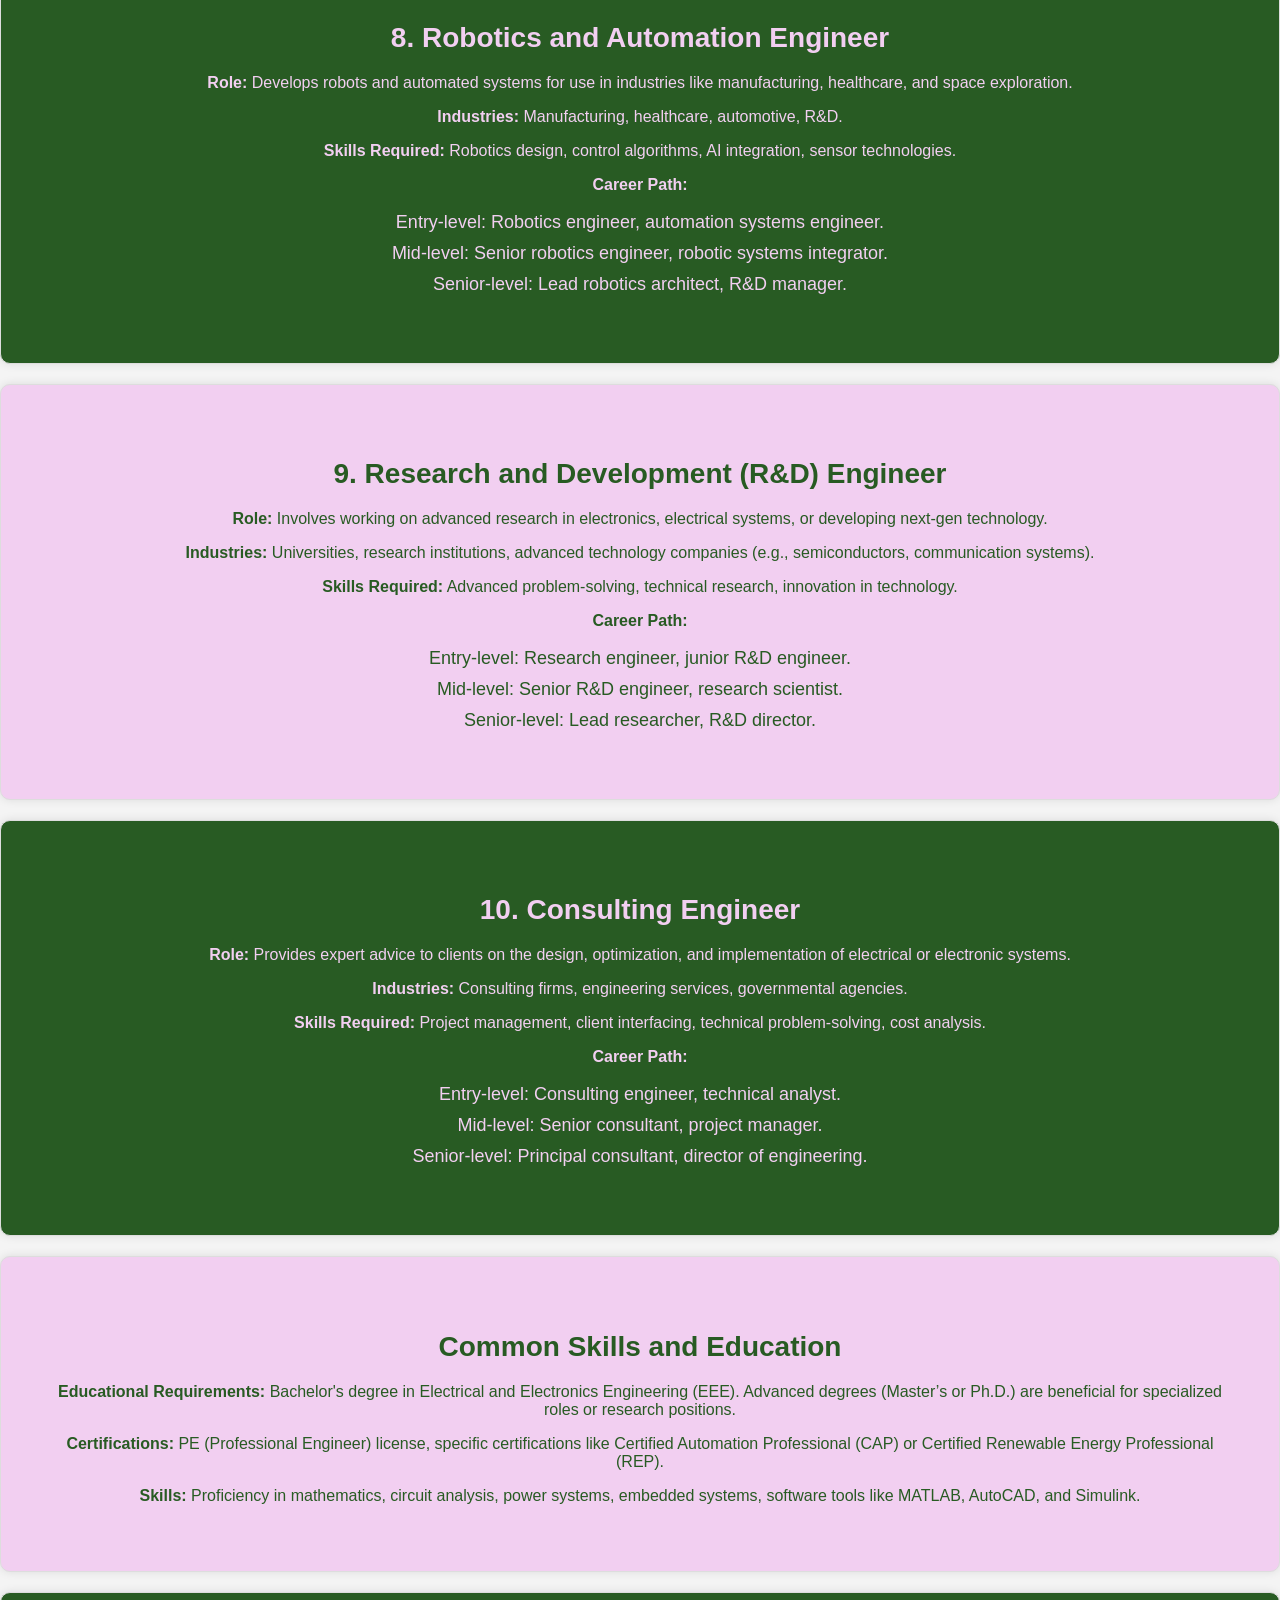
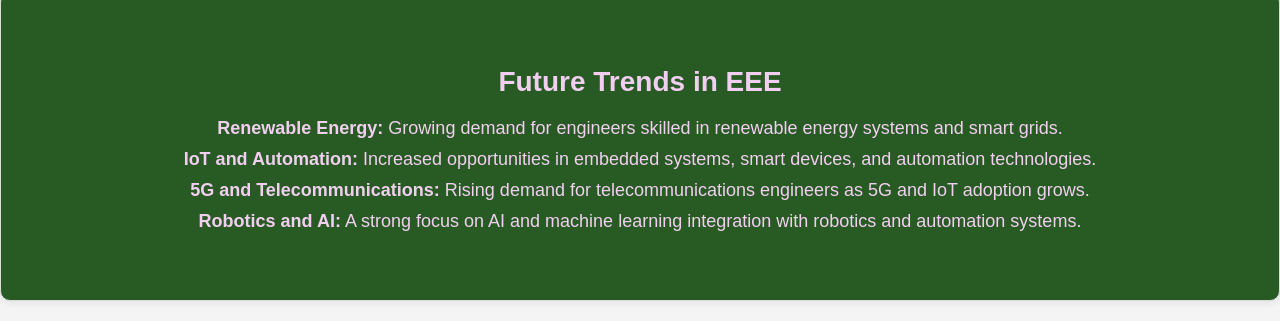
<file: EEE.html>
<html>
    <head> <meta charset="UTF-8">
        <meta name="viewport" content="width=device-width, initial-scale=1.0">
        <title>⚡Electrical engineer</title>
        <link rel="stylesheet" href="style.css">
        <link rel="stylesheet" href="style2.css">
    <style>
        body {
      font-family: Arial, sans-serif;
      margin: 0;
      padding: 0;
      background-color: #f4f4f4;
      color: #333;
    }
    
    
    /* About Section */
    .about {
      padding: 50px;
      background-color: #fff;
      text-align: center;
    }

    .about h2 {
      font-size: 28px;
    }

    .about p {
      font-size: 18px;
      line-height: 1.6;
    }

    /* Services Section */
    .services {
      padding: 50px;
      background-color: #f4f4f4;
      text-align: center;
    }

    .services h2 {
      font-size: 28px;
      margin-bottom: 20px;
    }

    .services ul {
      list-style: none;
      padding: 0;
      font-size: 18px;
    }

    .services ul li {
      margin: 10px 0;
    }

    
    /* Contact Form Section */
contact {
      padding: 50px;
      background-color: #f4f4f4;
      text-align: center;
    }

    .contact h2 {
      font-size: 28px;
      margin-bottom: 20px;
    }

    .contact form input,
    .contact form textarea {
      width: 80%;
      padding: 10px;
      margin: 10px 0;
      border: 1px solid #ccc;
      border-radius: 5px;
    }

    .contact form button {
      padding: 10px 20px;
      background-color: #4CAF50;
      color: white;
      border: none;
      border-radius: 5px;
      cursor: pointer;
    }

    .contact form button:hover {
      background-color: #45a049;
    }

    /* Footer */
    footer {
      padding: 20px;
      background-color: #4CAF50;
      color: white;
      text-align: center;
    }/* Typing Text Animation */
@keyframes typing {
  from { width: 0; }
  to { width: 100%; }
}

@keyframes caret {
  from { border-right: 3px solid white; }
  to { border-right: none; } /* Caret disappears after typing */
}

.typing-text {
  font-family: 'Courier New', Courier, monospace;
  font-size: 24px;
  display: inline-block;
  white-space: nowrap;
  overflow: hidden;
  border-right: 3px solid white; /* Caret while typing */
  width: 100%;  /* Ensure full width after typing */
  animation: typing 4s steps(30, end), caret 0.5s 4s forwards; /* Caret disappears after typing */
}


    </style></head>
    <body>
      <header style="background-color: #285B23; color: #F2CFF1;">
     <h1>Electrical and Electronics Engineering (EEE) Career Path</h1></header>
<section class="services" style="background-color: #F2CFF1; color: #285B23;">
      <h2>1. Electrical Power Engineer</h2>
      <p><strong>Role:</strong> Focuses on designing, maintaining, and improving electrical power systems, including generation, transmission, and distribution.</p>
      <p><strong>Industries:</strong> Power utilities, renewable energy, smart grid systems.</p>
      <p><strong>Skills Required:</strong> Power systems design, load analysis, electrical safety standards, grid management.</p>
      <p><strong>Career Path:</strong></p>
      <ul>
          <li>Entry-level: Electrical engineer, junior power engineer.</li>
          <li>Mid-level: Power systems designer, electrical project manager.</li>
          <li>Senior-level: Chief electrical engineer, grid operations manager.</li>
      </ul></section>
  <section class="services" style="background-color: #285B23; color: #F2CFF1;">
      <h2>2. Electronics Engineer</h2>
      <p><strong>Role:</strong> Works with circuits, microprocessors, and semiconductors to design and develop electronic devices.</p>
      <p><strong>Industries:</strong> Consumer electronics, telecommunications, medical electronics, automotive.</p>
      <p><strong>Skills Required:</strong> Circuit design, embedded systems, PCB design, signal processing.</p>
      <p><strong>Career Path:</strong></p>
      <ul>
          <li>Entry-level: Junior electronics engineer, circuit design engineer.</li>
          <li>Mid-level: Senior electronics engineer, R&D engineer.</li>
          <li>Senior-level: Electronics architect, product development manager.</li>
      </ul></section>
      <section class="services" style="background-color: #F2CFF1; color: #285B23;">
  
      <h2>3. Embedded Systems Engineer</h2>
      <p><strong>Role:</strong> Develops embedded hardware and software systems found in electronics, automotive, and industrial applications.</p>
      <p><strong>Industries:</strong> Consumer electronics, automotive, aerospace, industrial automation.</p>
      <p><strong>Skills Required:</strong> Embedded C/C++, real-time operating systems (RTOS), microcontroller programming, systems integration.</p>
      <p><strong>Career Path:</strong></p>
      <ul>
          <li>Entry-level: Embedded systems developer, firmware engineer.</li>
          <li>Mid-level: Embedded software engineer, IoT systems engineer.</li>
          <li>Senior-level: Embedded systems architect, lead embedded engineer.</li>
      </ul></section>
  
      <!-- Repeat similar structure for other career paths -->
  <section class="services" style="background-color: #285B23; color: #F2CFF1;">
      <h2>4. Automation and Control Systems Engineer</h2>
      <p><strong>Role:</strong> Designs systems for automation and process control in industries like manufacturing, oil and gas, and robotics.</p>
      <p><strong>Industries:</strong> Manufacturing, robotics, industrial automation, energy, and oil & gas.</p>
      <p><strong>Skills Required:</strong> PLC programming, control theory, SCADA systems, industrial automation tools.</p>
      <p><strong>Career Path:</strong></p>
      <ul>
          <li>Entry-level: Control systems engineer, automation engineer.</li>
          <li>Mid-level: Senior control engineer, automation systems designer.</li>
          <li>Senior-level: Principal control systems engineer, automation manager.</li>
      </ul>
  </section>
      <!-- Continue for other career paths -->
       <section class="services" style="background-color: #F2CFF1; color: #285B23;">
      <h2>5. Telecommunications Engineer</h2>
      <p><strong>Role:</strong> Focuses on the design and optimization of communication networks, including mobile, satellite, and wired networks.</p>
      <p><strong>Industries:</strong> Telecommunications companies, satellite communication, networking services.</p>
      <p><strong>Skills Required:</strong> Network protocols, wireless communication, RF engineering, 5G/IoT technologies.</p>
      <p><strong>Career Path:</strong></p>
      <ul>
          <li>Entry-level: Network engineer, RF engineer.</li>
          <li>Mid-level: Senior telecom engineer, network architect.</li>
          <li>Senior-level: Telecom operations manager, chief technology officer (CTO).</li>
      </ul></section>
  <section class="services" style="background-color: #285B23; color: #F2CFF1;">
      <h2>6. Renewable Energy Engineer</h2>
      <p><strong>Role:</strong> Works on designing, implementing, and optimizing renewable energy systems, like solar, wind, or hybrid power solutions.</p>
      <p><strong>Industries:</strong> Renewable energy, energy utilities, sustainability consulting.</p>
      <p><strong>Skills Required:</strong> Energy systems integration, photovoltaic systems, grid-tied renewable energy, energy storage technologies.</p>
      <p><strong>Career Path:</strong></p>
      <ul>
          <li>Entry-level: Renewable energy engineer, solar engineer.</li>
          <li>Mid-level: Energy systems analyst, renewable energy project manager.</li>
          <li>Senior-level: Energy consultant, sustainability lead, renewable energy director.</li>
      </ul></section>
  <section class="services" style="background-color: #F2CFF1; color: #285B23;">
      <h2>7. Instrumentation Engineer</h2>
      <p><strong>Role:</strong> Designs, installs, and maintains instrumentation used for measuring and controlling industrial processes.</p>
      <p><strong>Industries:</strong> Pharmaceuticals, oil & gas, chemical manufacturing, power generation.</p>
      <p><strong>Skills Required:</strong> Sensors, control instrumentation, data acquisition systems.</p>
      <p><strong>Career Path:</strong></p>
      <ul>
          <li>Entry-level: Instrumentation engineer, control systems technician.</li>
          <li>Mid-level: Senior instrumentation engineer, systems engineer.</li>
          <li>Senior-level: Principal instrumentation engineer, process control lead.</li>
      </ul></section>
  <section class="services" style="background-color: #285B23; color: #F2CFF1;">
      <h2>8. Robotics and Automation Engineer</h2>
      <p><strong>Role:</strong> Develops robots and automated systems for use in industries like manufacturing, healthcare, and space exploration.</p>
      <p><strong>Industries:</strong> Manufacturing, healthcare, automotive, R&D.</p>
      <p><strong>Skills Required:</strong> Robotics design, control algorithms, AI integration, sensor technologies.</p>
      <p><strong>Career Path:</strong></p>
      <ul>
          <li>Entry-level: Robotics engineer, automation systems engineer.</li>
          <li>Mid-level: Senior robotics engineer, robotic systems integrator.</li>
          <li>Senior-level: Lead robotics architect, R&D manager.</li>
      </ul></section>
  <section class="services" style="background-color: #F2CFF1; color: #285B23;">
      <h2>9. Research and Development (R&D) Engineer</h2>
      <p><strong>Role:</strong> Involves working on advanced research in electronics, electrical systems, or developing next-gen technology.</p>
      <p><strong>Industries:</strong> Universities, research institutions, advanced technology companies (e.g., semiconductors, communication systems).</p>
      <p><strong>Skills Required:</strong> Advanced problem-solving, technical research, innovation in technology.</p>
      <p><strong>Career Path:</strong></p>
      <ul>
          <li>Entry-level: Research engineer, junior R&D engineer.</li>
          <li>Mid-level: Senior R&D engineer, research scientist.</li>
          <li>Senior-level: Lead researcher, R&D director.</li>
      </ul></section>
  <section class="services" style="background-color: #285B23; color: #F2CFF1;">
      <h2>10. Consulting Engineer</h2>
      <p><strong>Role:</strong> Provides expert advice to clients on the design, optimization, and implementation of electrical or electronic systems.</p>
      <p><strong>Industries:</strong> Consulting firms, engineering services, governmental agencies.</p>
      <p><strong>Skills Required:</strong> Project management, client interfacing, technical problem-solving, cost analysis.</p>
      <p><strong>Career Path:</strong></p>
      <ul>
          <li>Entry-level: Consulting engineer, technical analyst.</li>
          <li>Mid-level: Senior consultant, project manager.</li>
          <li>Senior-level: Principal consultant, director of engineering.</li>
      </ul></section>
  <section class="services" style="background-color: #F2CFF1; color: #285B23;">
      <h2>Common Skills and Education</h2>
      <p><strong>Educational Requirements:</strong> Bachelor's degree in Electrical and Electronics Engineering (EEE). Advanced degrees (Master’s or Ph.D.) are beneficial for specialized roles or research positions.</p>
      <p><strong>Certifications:</strong> PE (Professional Engineer) license, specific certifications like Certified Automation Professional (CAP) or Certified Renewable Energy Professional (REP).</p>
      <p><strong>Skills:</strong> Proficiency in mathematics, circuit analysis, power systems, embedded systems, software tools like MATLAB, AutoCAD, and Simulink.</p>
  </section>
  <section class="services" style="background-color: #285B23; color: #F2CFF1;">
      <h2>Future Trends in EEE</h2>
      <ul>
          <li><strong>Renewable Energy:</strong> Growing demand for engineers skilled in renewable energy systems and smart grids.</li>
          <li><strong>IoT and Automation:</strong> Increased opportunities in embedded systems, smart devices, and automation technologies.</li>
          <li><strong>5G and Telecommunications:</strong> Rising demand for telecommunications engineers as 5G and IoT adoption grows.</li>
          <li><strong>Robotics and AI:</strong> A strong focus on AI and machine learning integration with robotics and automation systems.</li>
      </ul></section>
</file>
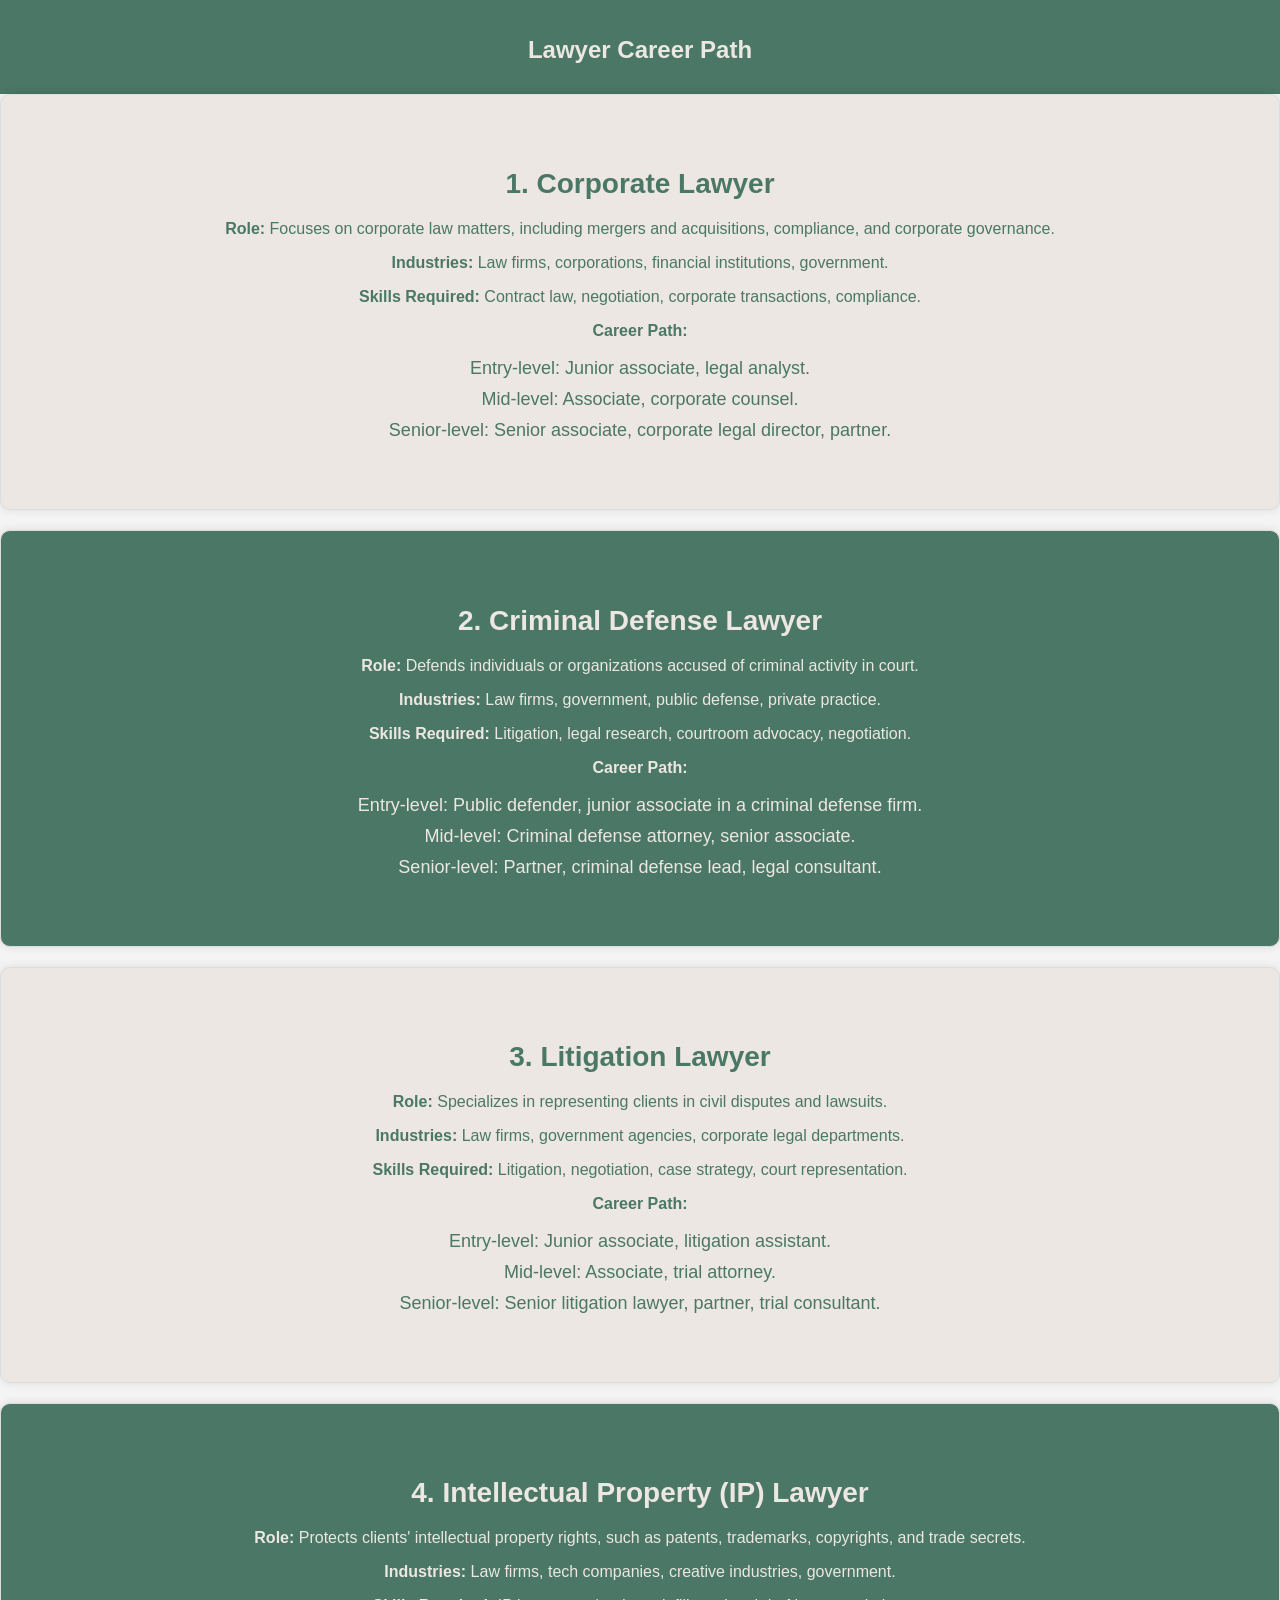
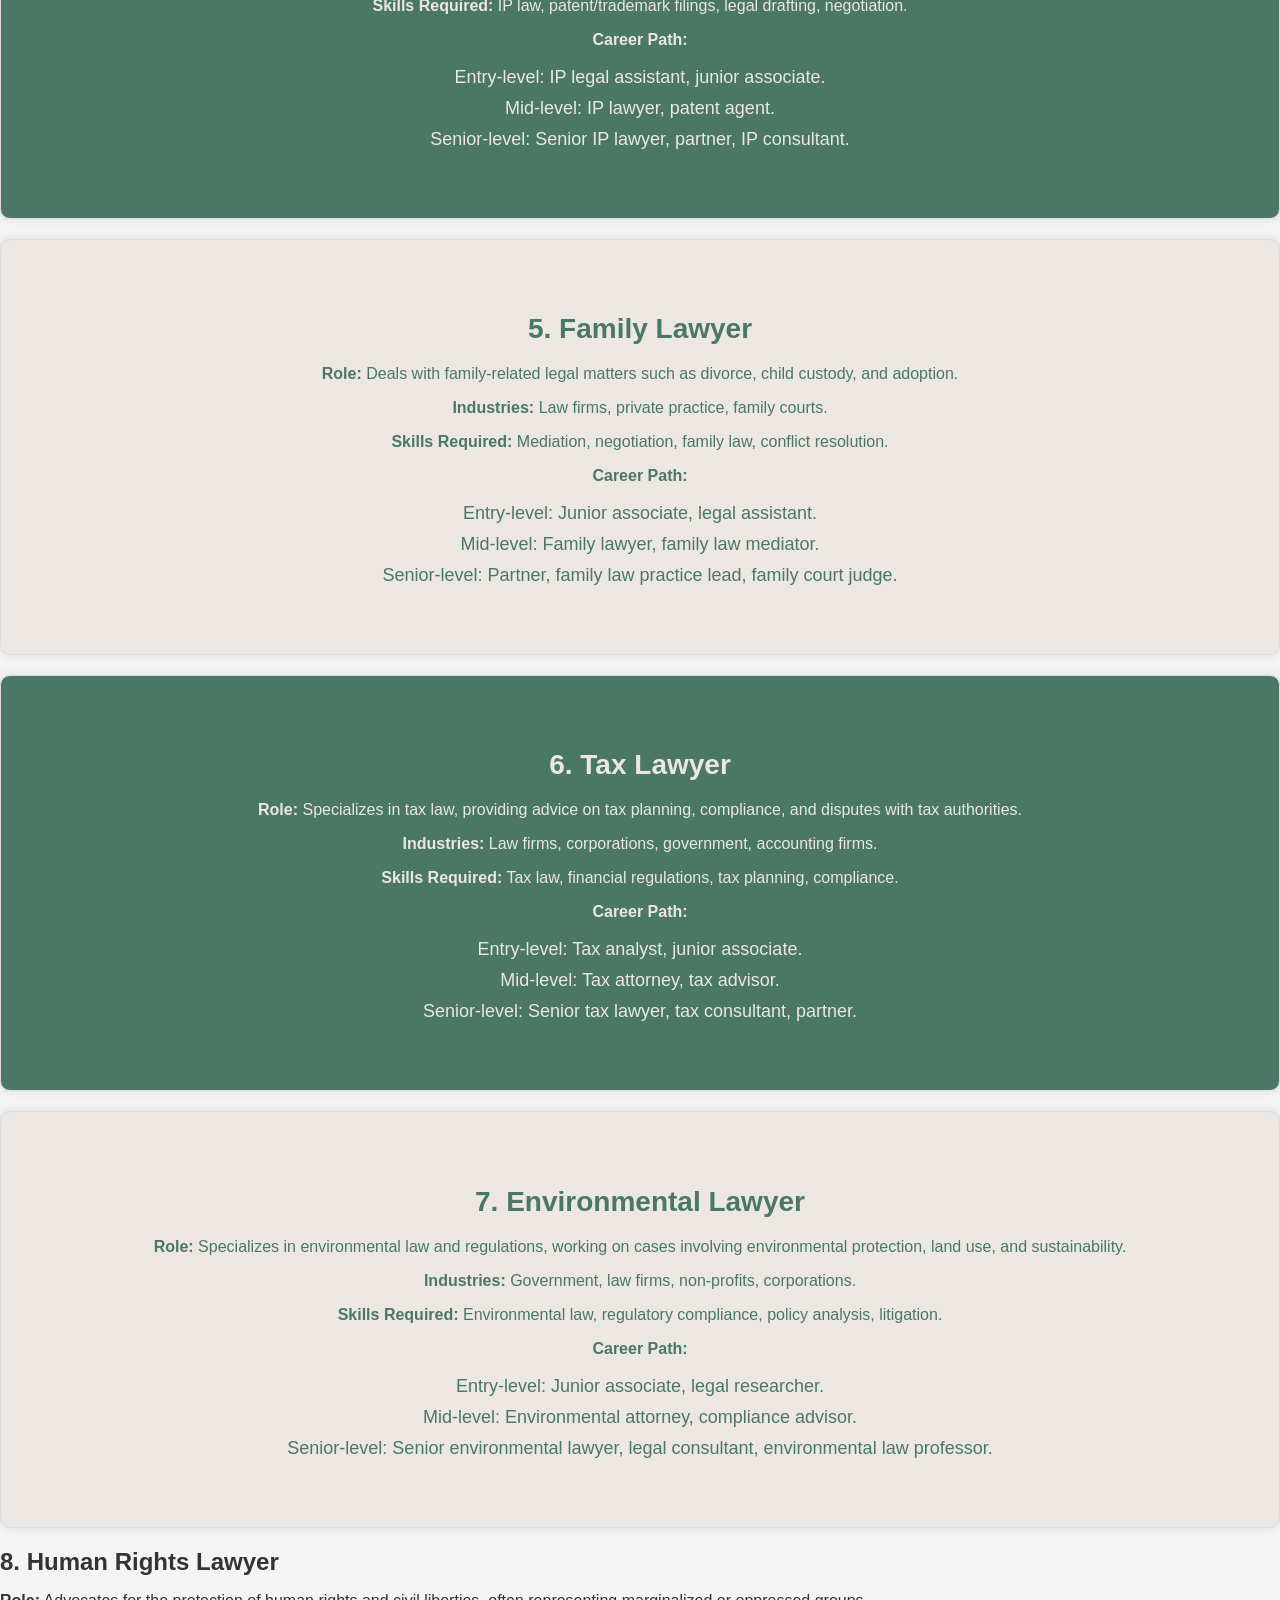
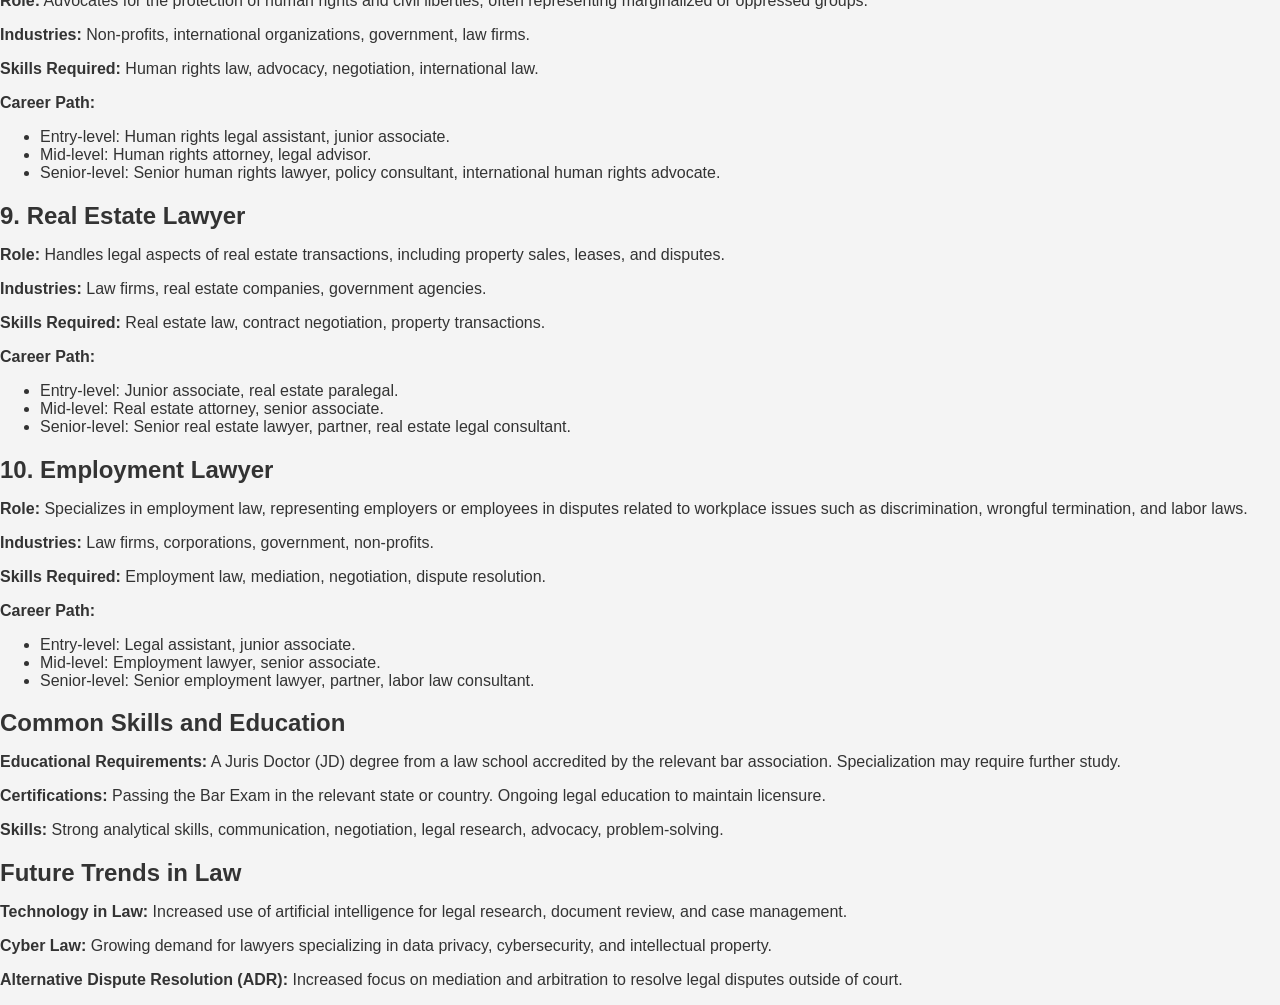
<file: law.html>
<!DOCTYPE html>
<html lang="en">
<head>
    <meta charset="UTF-8">
    <meta name="viewport" content="width=device-width, initial-scale=1.0">
    <title>Lawyer Career Path</title>
    
        <link rel="stylesheet" href="style.css">
    <link rel="stylesheet" href="style2.css">
    <style>
         body {
      font-family: Arial, sans-serif;
      margin: 0;
      padding: 0;
      background-color: #f4f4f4;
      color: #333;
    }
    
    
    /* About Section */
    .about {
      padding: 50px;
      background-color: #fff;
      text-align: center;
    }

    .about h2 {
      font-size: 28px;
    }

    .about p {
      font-size: 18px;
      line-height: 1.6;
    }

    /* Services Section */
    .services {
      padding: 50px;
      background-color: #f4f4f4;
      text-align: center;
    }

    .services h2 {
      font-size: 28px;
      margin-bottom: 20px;
    }

    .services ul {
      list-style: none;
      padding: 0;
      font-size: 18px;
    }

    .services ul li {
      margin: 10px 0;
    }

    
    /* Contact Form Section */
contact {
      padding: 50px;
      background-color: #f4f4f4;
      text-align: center;
    }

    .contact h2 {
      font-size: 28px;
      margin-bottom: 20px;
    }

    .contact form input,
    .contact form textarea {
      width: 80%;
      padding: 10px;
      margin: 10px 0;
      border: 1px solid #ccc;
      border-radius: 5px;
    }

    .contact form button {
      padding: 10px 20px;
      background-color: #4CAF50;
      color: white;
      border: none;
      border-radius: 5px;
      cursor: pointer;
    }

    .contact form button:hover {
      background-color: #45a049;
    }

    /* Footer */
    footer {
      padding: 20px;
      background-color: #4CAF50;
      color: white;
      text-align: center;
    }/* Typing Text Animation */
@keyframes typing {
  from { width: 0; }
  to { width: 100%; }
}

@keyframes caret {
  from { border-right: 3px solid white; }
  to { border-right: none; } /* Caret disappears after typing */
}

.typing-text {
  font-family: 'Courier New', Courier, monospace;
  font-size: 24px;
  display: inline-block;
  white-space: nowrap;
  overflow: hidden;
  border-right: 3px solid white; /* Caret while typing */
  width: 100%;  /* Ensure full width after typing */
  animation: typing 4s steps(30, end), caret 0.5s 4s forwards; /* Caret disappears after typing */
}

    </style>
</head>
<body>
<header style="background-color: #4A7766; color: #ECE7E2;">
    <h1>Lawyer Career Path</h1></header>
<section class="services" style="background-color: #ECE7E2; color: #4A7766;">
    <h2>1. Corporate Lawyer</h2>
    <p><strong>Role:</strong> Focuses on corporate law matters, including mergers and acquisitions, compliance, and corporate governance.</p>
    <p><strong>Industries:</strong> Law firms, corporations, financial institutions, government.</p>
    <p><strong>Skills Required:</strong> Contract law, negotiation, corporate transactions, compliance.</p>
    <p><strong>Career Path:</strong></p>
    <ul>
        <li>Entry-level: Junior associate, legal analyst.</li>
        <li>Mid-level: Associate, corporate counsel.</li>
        <li>Senior-level: Senior associate, corporate legal director, partner.</li>
    </ul></section>
<section class="services" style="background-color: #4A7766; color: #ECE7E2;">
    <h2>2. Criminal Defense Lawyer</h2>
    <p><strong>Role:</strong> Defends individuals or organizations accused of criminal activity in court.</p>
    <p><strong>Industries:</strong> Law firms, government, public defense, private practice.</p>
    <p><strong>Skills Required:</strong> Litigation, legal research, courtroom advocacy, negotiation.</p>
    <p><strong>Career Path:</strong></p>
    <ul>
        <li>Entry-level: Public defender, junior associate in a criminal defense firm.</li>
        <li>Mid-level: Criminal defense attorney, senior associate.</li>
        <li>Senior-level: Partner, criminal defense lead, legal consultant.</li>
    </ul></section>
<section class="services" style="background-color: #ECE7E2; color: #4A7766;">
    <h2>3. Litigation Lawyer</h2>
    <p><strong>Role:</strong> Specializes in representing clients in civil disputes and lawsuits.</p>
    <p><strong>Industries:</strong> Law firms, government agencies, corporate legal departments.</p>
    <p><strong>Skills Required:</strong> Litigation, negotiation, case strategy, court representation.</p>
    <p><strong>Career Path:</strong></p>
    <ul>
        <li>Entry-level: Junior associate, litigation assistant.</li>
        <li>Mid-level: Associate, trial attorney.</li>
        <li>Senior-level: Senior litigation lawyer, partner, trial consultant.</li>
    </ul></section>
<section class="services" style="background-color: #4A7766; color: #ECE7E2;">
    <h2>4. Intellectual Property (IP) Lawyer</h2>
    <p><strong>Role:</strong> Protects clients' intellectual property rights, such as patents, trademarks, copyrights, and trade secrets.</p>
    <p><strong>Industries:</strong> Law firms, tech companies, creative industries, government.</p>
    <p><strong>Skills Required:</strong> IP law, patent/trademark filings, legal drafting, negotiation.</p>
    <p><strong>Career Path:</strong></p>
    <ul>
        <li>Entry-level: IP legal assistant, junior associate.</li>
        <li>Mid-level: IP lawyer, patent agent.</li>
        <li>Senior-level: Senior IP lawyer, partner, IP consultant.</li>
    </ul></section>
<section class="services" style="background-color: #ECE7E2; color: #4A7766;">
    <h2>5. Family Lawyer</h2>
    <p><strong>Role:</strong> Deals with family-related legal matters such as divorce, child custody, and adoption.</p>
    <p><strong>Industries:</strong> Law firms, private practice, family courts.</p>
    <p><strong>Skills Required:</strong> Mediation, negotiation, family law, conflict resolution.</p>
    <p><strong>Career Path:</strong></p>
    <ul>
        <li>Entry-level: Junior associate, legal assistant.</li>
        <li>Mid-level: Family lawyer, family law mediator.</li>
        <li>Senior-level: Partner, family law practice lead, family court judge.</li>
    </ul></section>
<section class="services" style="background-color: #4A7766; color: #ECE7E2;">
    <h2>6. Tax Lawyer</h2>
    <p><strong>Role:</strong> Specializes in tax law, providing advice on tax planning, compliance, and disputes with tax authorities.</p>
    <p><strong>Industries:</strong> Law firms, corporations, government, accounting firms.</p>
    <p><strong>Skills Required:</strong> Tax law, financial regulations, tax planning, compliance.</p>
    <p><strong>Career Path:</strong></p>
    <ul>
        <li>Entry-level: Tax analyst, junior associate.</li>
        <li>Mid-level: Tax attorney, tax advisor.</li>
        <li>Senior-level: Senior tax lawyer, tax consultant, partner.</li>
    </ul></section>
<section class="services" style="background-color: #ECE7E2; color: #4A7766;">
    <h2>7. Environmental Lawyer</h2>
    <p><strong>Role:</strong> Specializes in environmental law and regulations, working on cases involving environmental protection, land use, and sustainability.</p>
    <p><strong>Industries:</strong> Government, law firms, non-profits, corporations.</p>
    <p><strong>Skills Required:</strong> Environmental law, regulatory compliance, policy analysis, litigation.</p>
    <p><strong>Career Path:</strong></p>
    <ul>
        <li>Entry-level: Junior associate, legal researcher.</li>
        <li>Mid-level: Environmental attorney, compliance advisor.</li>
        <li>Senior-level: Senior environmental lawyer, legal consultant, environmental law professor.</li>
    </ul></section>

    <h2>8. Human Rights Lawyer</h2>
    <p><strong>Role:</strong> Advocates for the protection of human rights and civil liberties, often representing marginalized or oppressed groups.</p>
    <p><strong>Industries:</strong> Non-profits, international organizations, government, law firms.</p>
    <p><strong>Skills Required:</strong> Human rights law, advocacy, negotiation, international law.</p>
    <p><strong>Career Path:</strong></p>
    <ul>
        <li>Entry-level: Human rights legal assistant, junior associate.</li>
        <li>Mid-level: Human rights attorney, legal advisor.</li>
        <li>Senior-level: Senior human rights lawyer, policy consultant, international human rights advocate.</li>
    </ul>

    <h2>9. Real Estate Lawyer</h2>
    <p><strong>Role:</strong> Handles legal aspects of real estate transactions, including property sales, leases, and disputes.</p>
    <p><strong>Industries:</strong> Law firms, real estate companies, government agencies.</p>
    <p><strong>Skills Required:</strong> Real estate law, contract negotiation, property transactions.</p>
    <p><strong>Career Path:</strong></p>
    <ul>
        <li>Entry-level: Junior associate, real estate paralegal.</li>
        <li>Mid-level: Real estate attorney, senior associate.</li>
        <li>Senior-level: Senior real estate lawyer, partner, real estate legal consultant.</li>
    </ul>

    <h2>10. Employment Lawyer</h2>
    <p><strong>Role:</strong> Specializes in employment law, representing employers or employees in disputes related to workplace issues such as discrimination, wrongful termination, and labor laws.</p>
    <p><strong>Industries:</strong> Law firms, corporations, government, non-profits.</p>
    <p><strong>Skills Required:</strong> Employment law, mediation, negotiation, dispute resolution.</p>
    <p><strong>Career Path:</strong></p>
    <ul>
        <li>Entry-level: Legal assistant, junior associate.</li>
        <li>Mid-level: Employment lawyer, senior associate.</li>
        <li>Senior-level: Senior employment lawyer, partner, labor law consultant.</li>
    </ul>

    <h2>Common Skills and Education</h2>
    <p><strong>Educational Requirements:</strong> A Juris Doctor (JD) degree from a law school accredited by the relevant bar association. Specialization may require further study.</p>
    <p><strong>Certifications:</strong> Passing the Bar Exam in the relevant state or country. Ongoing legal education to maintain licensure.</p>
    <p><strong>Skills:</strong> Strong analytical skills, communication, negotiation, legal research, advocacy, problem-solving.</p>

    <h2>Future Trends in Law</h2>
    <p><strong>Technology in Law:</strong> Increased use of artificial intelligence for legal research, document review, and case management.</p>
    <p><strong>Cyber Law:</strong> Growing demand for lawyers specializing in data privacy, cybersecurity, and intellectual property.</p>
    <p><strong>Alternative Dispute Resolution (ADR):</strong> Increased focus on mediation and arbitration to resolve legal disputes outside of court.</p>

</body>
</html>
</file>
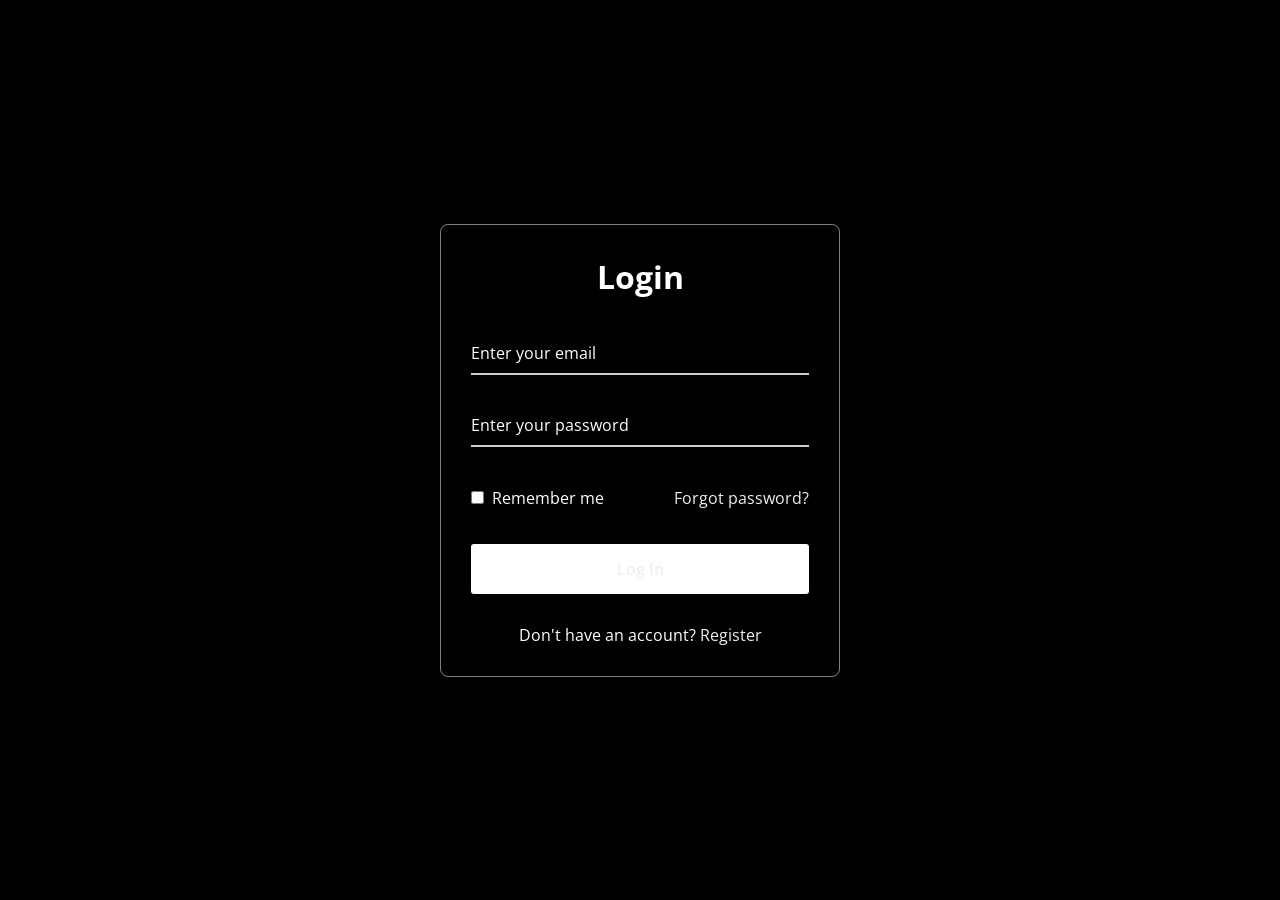
<file: logsign.html>
<!DOCTYPE html>
<!-- Coding By CodingNepal - www.codingnepalweb.com -->
<html>
<head>
  <meta charset="UTF-8">
  <meta name="viewport" content="width=device-width, initial-scale=1.0">
  <title>Glassmorphism Login Form | CodingNepal</title>
  <link rel="stylesheet" href="styles.css">
</head>
<body>
  <div class="wrapper">
    <form action="#">
      <h2>Login</h2>
        <div class="input-field">
        <input type="text" required>
        <label>Enter your email</label>
      </div>
      <div class="input-field">
        <input type="password" required>
        <label>Enter your password</label>
      </div>
      <div class="forget">
        <label for="remember">
          <input type="checkbox" id="remember">
          <p>Remember me</p>
        </label>
        <a href="#">Forgot password?</a>
      </div>
      <button type="submit"><a href="profession.html">Log In</a></button>
      <div class="register">
        <p>Don't have an account? <a href="RES.html">Register</a></p>
      </div>
    </form>
  </div>
  <script src="text.js"></script>

</body>
</html>
</file>
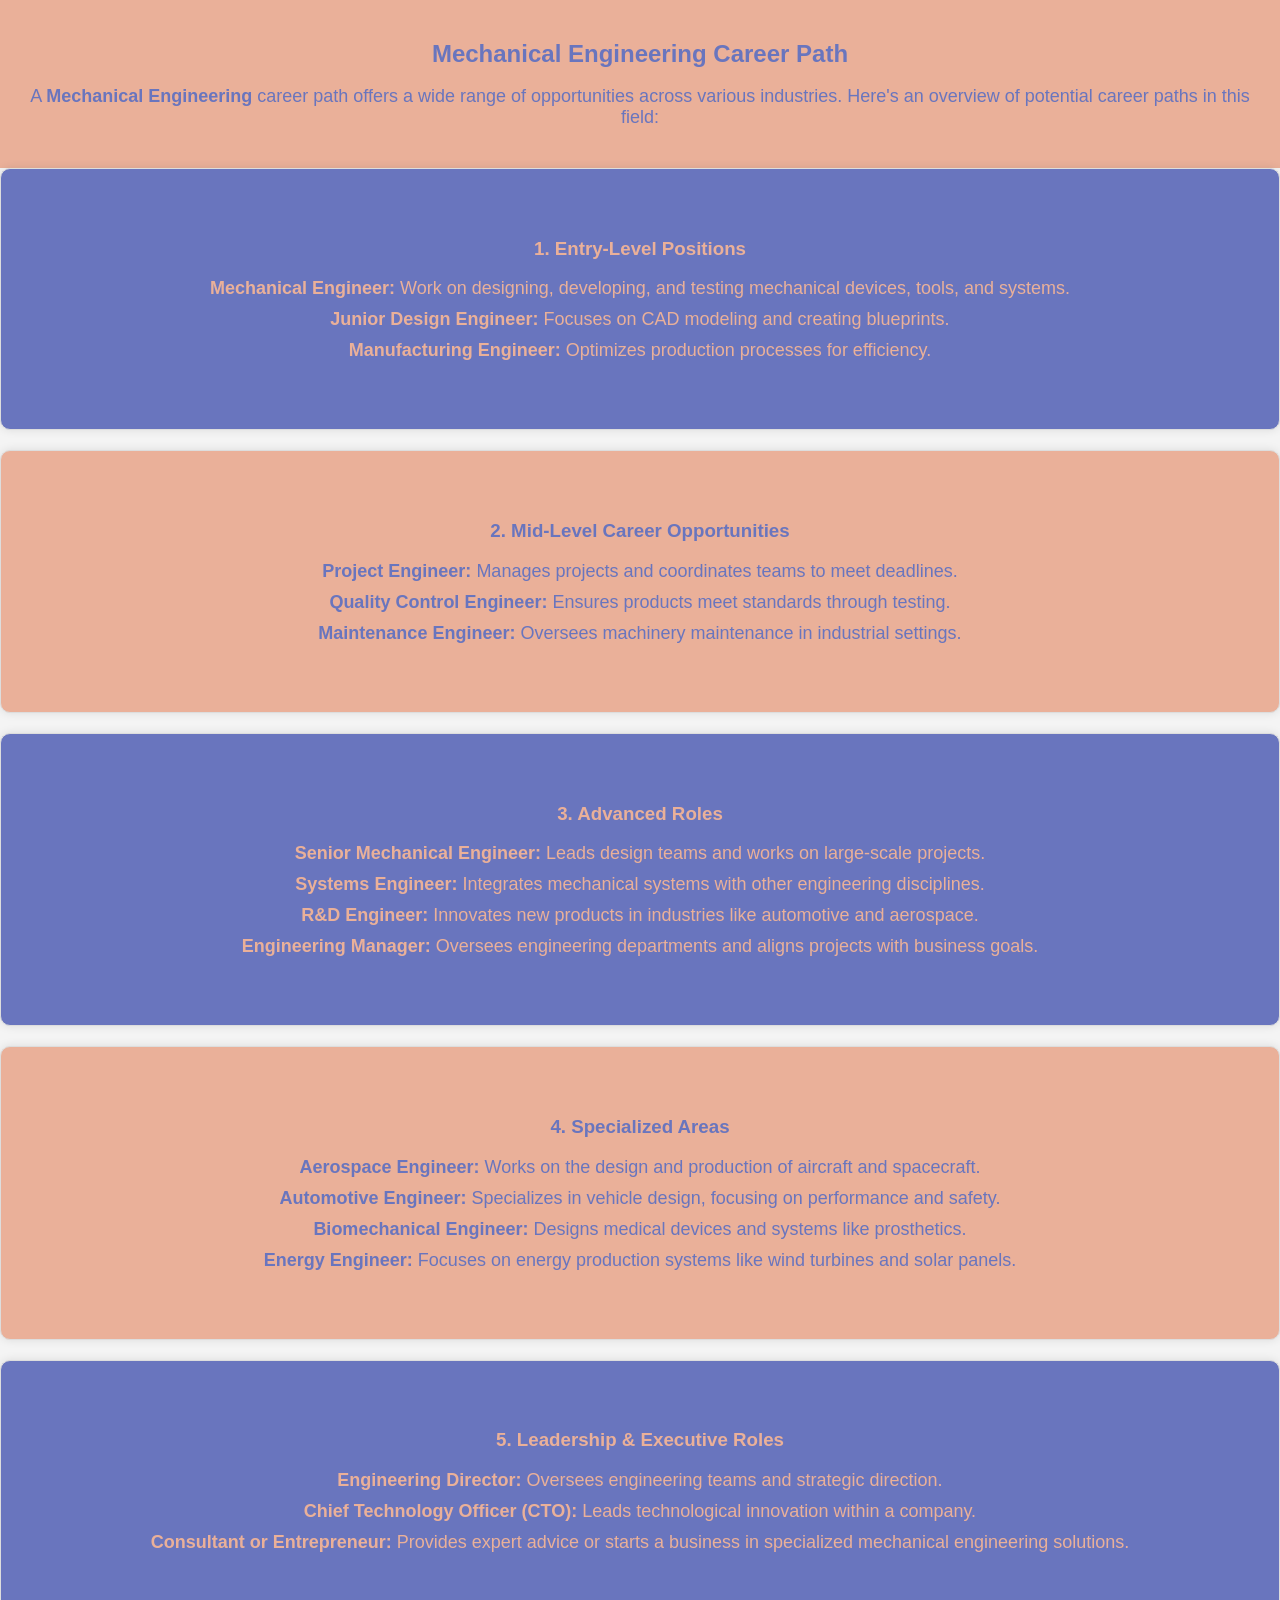
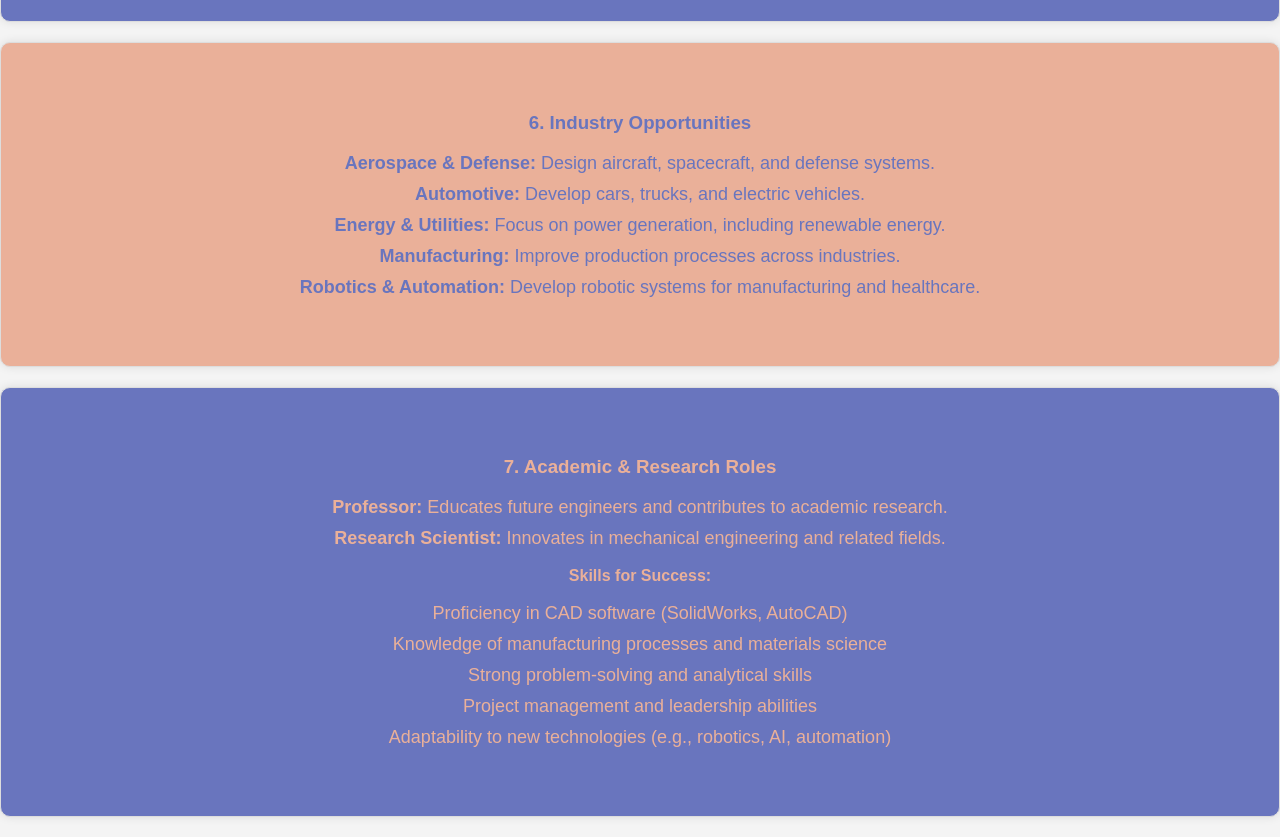
<file: Mech.html>
<!DOCTYPE html>
<html lang="en">
<head>
    <meta charset="UTF-8">
    <meta name="viewport" content="width=device-width, initial-scale=1.0">
    <title>Mechanical Engineering Career Path</title>
    <link rel="stylesheet" href="style.css">

    <style>
 body {
      font-family: Arial, sans-serif;
      margin: 0;
      padding: 0;
      background-color: #f4f4f4;
      color: #333;
    }
    
    
    /* About Section */
    .about {
      padding: 50px;
      background-color: #fff;
      text-align: center;
    }

    .about h2 {
      font-size: 28px;
    }

    .about p {
      font-size: 18px;
      line-height: 1.6;
    }

    /* Services Section */
    .services {
      padding: 50px;
      background-color: #f4f4f4;
      text-align: center;
    }

    .services h2 {
      font-size: 28px;
      margin-bottom: 20px;
    }

    .services ul {
      list-style: none;
      padding: 0;
      font-size: 18px;
    }

    .services ul li {
      margin: 10px 0;
    }

    
    /* Contact Form Section */
contact {
      padding: 50px;
      background-color: #f4f4f4;
      text-align: center;
    }

    .contact h2 {
      font-size: 28px;
      margin-bottom: 20px;
    }

    .contact form input,
    .contact form textarea {
      width: 80%;
      padding: 10px;
      margin: 10px 0;
      border: 1px solid #ccc;
      border-radius: 5px;
    }

    .contact form button {
      padding: 10px 20px;
      background-color: #4CAF50;
      color: white;
      border: none;
      border-radius: 5px;
      cursor: pointer;
    }

    .contact form button:hover {
      background-color: #45a049;
    }

    /* Footer */
    footer {
      padding: 20px;
      background-color: #4CAF50;
      color: white;
      text-align: center;
    }/* Typing Text Animation */
@keyframes typing {
  from { width: 0; }
  to { width: 100%; }
}

@keyframes caret {
  from { border-right: 3px solid white; }
  to { border-right: none; } /* Caret disappears after typing */
}

.typing-text {
  font-family: 'Courier New', Courier, monospace;
  font-size: 24px;
  display: inline-block;
  white-space: nowrap;
  overflow: hidden;
  border-right: 3px solid white; /* Caret while typing */
  width: 100%;  /* Ensure full width after typing */
  animation: typing 4s steps(30, end), caret 0.5s 4s forwards; /* Caret disappears after typing */
}


    </style>
</head>
<body>
<header style="background-color: #EAB099;color: #6975BE;">
    <h2>Mechanical Engineering Career Path</h2>

    <p>A <strong>Mechanical Engineering</strong> career path offers a wide range of opportunities across various industries. Here's an overview of potential career paths in this field:</p>
</header>
<section class="services" style="background-color: #6975BE;color: #EAB099;">
    <h3 >1. Entry-Level Positions</h3>
    <ul>
        <li><strong>Mechanical Engineer:</strong> Work on designing, developing, and testing mechanical devices, tools, and systems.</li>
        <li><strong>Junior Design Engineer:</strong> Focuses on CAD modeling and creating blueprints.</li>
        <li><strong>Manufacturing Engineer:</strong> Optimizes production processes for efficiency.</li>
    </ul></section>
<section class="services" style="background-color: #EAB099;color: #6975BE;">
    <h3 >2. Mid-Level Career Opportunities</h3>
    <ul>
        <li><strong>Project Engineer:</strong> Manages projects and coordinates teams to meet deadlines.</li>
        <li><strong>Quality Control Engineer:</strong> Ensures products meet standards through testing.</li>
        <li><strong>Maintenance Engineer:</strong> Oversees machinery maintenance in industrial settings.</li>
    </ul>
</section>
<section class="services" style="background-color: #6975BE;color: #EAB099;">
    <h3 >3. Advanced Roles</h3>
    <ul>
        <li><strong>Senior Mechanical Engineer:</strong> Leads design teams and works on large-scale projects.</li>
        <li><strong>Systems Engineer:</strong> Integrates mechanical systems with other engineering disciplines.</li>
        <li><strong>R&D Engineer:</strong> Innovates new products in industries like automotive and aerospace.</li>
        <li><strong>Engineering Manager:</strong> Oversees engineering departments and aligns projects with business goals.</li>
    </ul></section>
    <section class="services" style="background-color: #EAB099;color: #6975BE;">
    <h3 >4. Specialized Areas</h3>
    <ul>
        <li><strong>Aerospace Engineer:</strong> Works on the design and production of aircraft and spacecraft.</li>
        <li><strong>Automotive Engineer:</strong> Specializes in vehicle design, focusing on performance and safety.</li>
        <li><strong>Biomechanical Engineer:</strong> Designs medical devices and systems like prosthetics.</li>
        <li><strong>Energy Engineer:</strong> Focuses on energy production systems like wind turbines and solar panels.</li>
    </ul></section>
<section class="services" style="background-color: #6975BE;color: #EAB099;">
    <h3 >5. Leadership & Executive Roles</h3>
    <ul>
        <li><strong>Engineering Director:</strong> Oversees engineering teams and strategic direction.</li>
        <li><strong>Chief Technology Officer (CTO):</strong> Leads technological innovation within a company.</li>
        <li><strong>Consultant or Entrepreneur:</strong> Provides expert advice or starts a business in specialized mechanical engineering solutions.</li>
    </ul>
</section>
<section class="services" style="background-color: #EAB099;color: #6975BE;">
    <h3 >6. Industry Opportunities</h3>
    <ul>
        <li><strong>Aerospace & Defense:</strong> Design aircraft, spacecraft, and defense systems.</li>
        <li><strong>Automotive:</strong> Develop cars, trucks, and electric vehicles.</li>
        <li><strong>Energy & Utilities:</strong> Focus on power generation, including renewable energy.</li>
        <li><strong>Manufacturing:</strong> Improve production processes across industries.</li>
        <li><strong>Robotics & Automation:</strong> Develop robotic systems for manufacturing and healthcare.</li>
    </ul></section>
<section class="services" style="background-color: #6975BE;color: #EAB099;">
    <h3 class="career-level">7. Academic & Research Roles</h3>
    <ul>
        <li><strong>Professor:</strong> Educates future engineers and contributes to academic research.</li>
        <li><strong>Research Scientist:</strong> Innovates in mechanical engineering and related fields.</li>
    </ul>

    <p><strong>Skills for Success:</strong></p>
    <ul>
        <li>Proficiency in CAD software (SolidWorks, AutoCAD)</li>
        <li>Knowledge of manufacturing processes and materials science</li>
        <li>Strong problem-solving and analytical skills</li>
        <li>Project management and leadership abilities</li>
        <li>Adaptability to new technologies (e.g., robotics, AI, automation)</li>
    </ul>
</section>
</body>
</html>
</file>
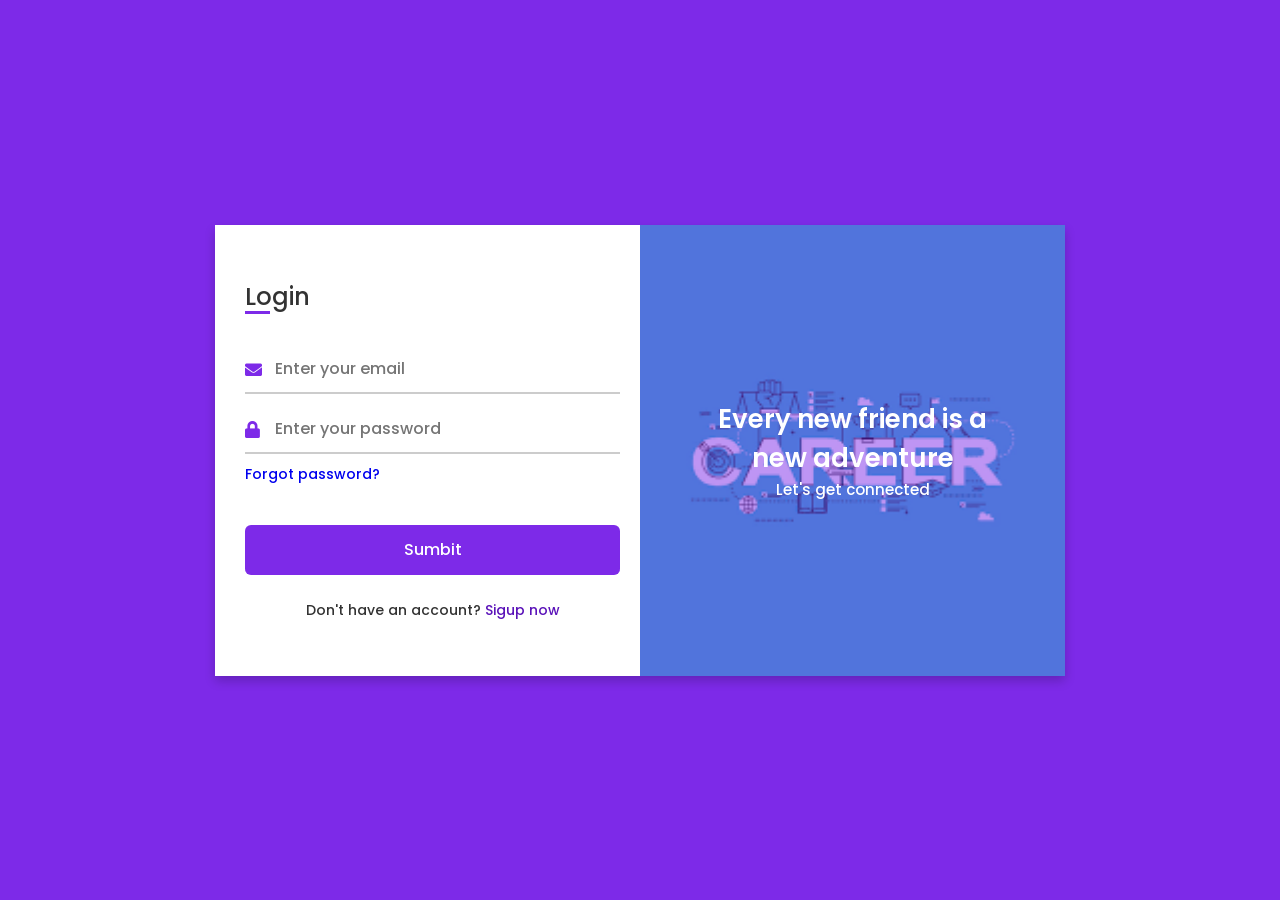
<file: pro.html>
<!DOCTYPE html>
<!-- Coding by CodingNepal | www.codingnepalweb.com-->
<html lang="en" dir="ltr">
  <head>
    <meta charset="UTF-8">
    <title> Login and Registration Form in HTML & CSS | CodingLab </title>
    <link rel="stylesheet" href="pro.css">
    <!-- Fontawesome CDN Link -->
    <link rel="stylesheet" href="https://cdnjs.cloudflare.com/ajax/libs/font-awesome/5.15.3/css/all.min.css">
    <meta name="viewport" content="width=device-width, initial-scale=1.0">
   </head>
<body>
  <div class="container">
    <input type="checkbox" id="flip">
    <div class="cover">
      <div class="front">
        <img src="images.png" alt="">
        <div class="text">
          <span class="text-1">Every new friend is a <br> new adventure</span>
          <span class="text-2">Let's get connected</span>
        </div>
      </div>
      <div class="back">
        <!--<img class="backImg" src="images/backImg.jpg" alt="">-->
        <div class="text">
          <span class="text-1">Complete miles of journey <br> with one step</span>
          <span class="text-2">Let's get started</span>
        </div>
      </div>
    </div>
    <div class="forms">
        <div class="form-content">
          <div class="login-form">
            <div class="title">Login</div>
          <form action="#">
            <div class="input-boxes">
              <div class="input-box">
                <i class="fas fa-envelope"></i>
                <input type="text" placeholder="Enter your email" required>
              </div>
              <div class="input-box">
                <i class="fas fa-lock"></i>
                <input type="password" placeholder="Enter your password" required>
              </div>
              <div class="text"><a href="#">Forgot password?</a></div>
              <div class="button input-box">
                <input type="submit" value="Sumbit">
              </div>
              <div class="text sign-up-text">Don't have an account? <label for="flip">Sigup now</label></div>
            </div>
        </form>
      </div>
        <div class="signup-form">
          <div class="title">Signup</div>
        <form action="#">
            <div class="input-boxes">
              <div class="input-box">
                <i class="fas fa-user"></i>
                <input type="text" placeholder="Enter your name" required>
              </div>
              <div class="input-box">
                <i class="fas fa-envelope"></i>
                <input type="text" placeholder="Enter your email" required>
              </div>
              <div class="input-box">
                <i class="fas fa-lock"></i>
                <input type="password" placeholder="Enter your password" required>
              </div>
              <div class="button input-box">
                <input type="submit" value="Sumbit">
              </div>
              <div class="text sign-up-text">Already have an account? <label for="flip">Login now</label></div>
            </div>
      </form>
    </div>
    </div>
    </div>
  </div>
</body>
</html>
</file>
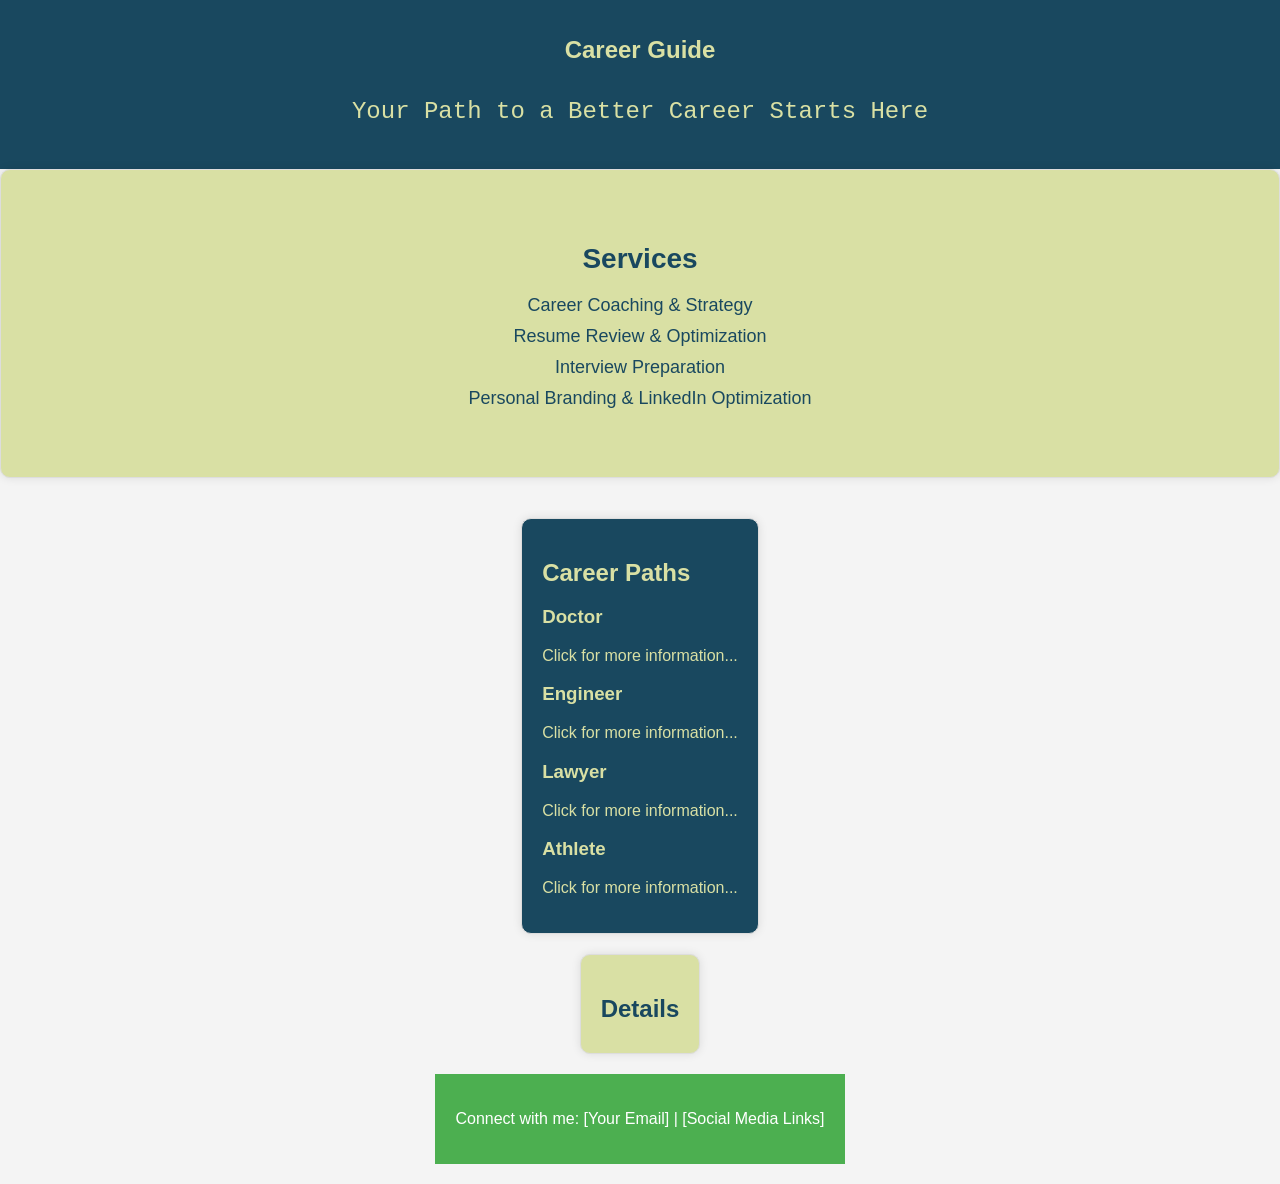
<file: profession.html>
<!DOCTYPE html>
<html lang="en">
<head>
  <meta charset="UTF-8">
  <meta name="viewport" content="width=device-width, initial-scale=1.0">
  <title>Career Guide | Your Path to Success</title>
  <link rel="stylesheet" href="style.css">
  <style>
    body {
      font-family: Arial, sans-serif;
      margin: 0;
      padding: 0;
      background-color: #f4f4f4;
      color: #333;
    }
    
    
    /* About Section */
    .about {
      padding: 50px;
      background-color: #fff;
      text-align: center;
    }

    .about h2 {
      font-size: 28px;
    }

    .about p {
      font-size: 18px;
      line-height: 1.6;
    }

    /* Services Section */
    .services {
      padding: 50px;
      background-color: #f4f4f4;
      text-align: center;
    }

    .services h2 {
      font-size: 28px;
      margin-bottom: 20px;
    }

    .services ul {
      list-style: none;
      padding: 0;
      font-size: 18px;
    }

    .services ul li {
      margin: 10px 0;
    }

    

    /* Contact Form Section */
contact {
      padding: 50px;
      background-color: #f4f4f4;
      text-align: center;
    }

    .contact h2 {
      font-size: 28px;
      margin-bottom: 20px;
    }

    .contact form input,
    .contact form textarea {
      width: 80%;
      padding: 10px;
      margin: 10px 0;
      border: 1px solid #ccc;
      border-radius: 5px;
    }

    .contact form button {
      padding: 10px 20px;
      background-color: #4CAF50;
      color: white;
      border: none;
      border-radius: 5px;
      cursor: pointer;
    }

    .contact form button:hover {
      background-color: #45a049;
    }

    /* Footer */
    footer {
      padding: 20px;
      background-color: #4CAF50;
      color: white;
      text-align: center;
    }/* Typing Text Animation */
@keyframes typing {
  from { width: 0; }
  to { width: 100%; }
}

@keyframes caret {
  from { border-right: 3px solid white; }
  to { border-right: none; } /* Caret disappears after typing */
}

.typing-text {
  font-family: 'Courier New', Courier, monospace;
  font-size: 24px;
  display: inline-block;
  white-space: nowrap;
  overflow: hidden;
  border-right: 3px solid white; /* Caret while typing */
  width: 100%;  /* Ensure full width after typing */
  animation: typing 4s steps(30, end), caret 0.5s 4s forwards; /* Caret disappears after typing */
}


  </style>
</head>
<body>

  <!-- Header Section -->
  <header style="background-color: #19485F;color: #D9E0A4;">
    <h1>Career Guide</h1>
    <p class="typing-text" >Your Path to a Better Career Starts Here</p>
  </header>

  

  <!-- Services Section -->
  <section class="services" style="background-color: #D9E0A4;color: #19485F;">
    <h2>Services</h2>
    <ul>
      <li>Career Coaching & Strategy</li>
      <li>Resume Review & Optimization</li>
      <li>Interview Preparation</li>
      <li>Personal Branding & LinkedIn Optimization</li>
    </ul>
  </section>
  <main class="container" >
    <section id="professions" style="background-color: #19485F;color: #D9E0A4;">
        <h2>Career Paths</h2>
        <div class="profession" onclick="showDetails('doctor')">
            <h3>Doctor</h3>
            <p>Click for more information...</p>
        </div>
        <div class="profession" onclick="showDetails('engineer')">
            <h3>Engineer</h3>
            <p>Click for more information...</p>
        </div>
        <div class="profession" onclick="showDetails('lawyer')">
            <h3>Lawyer</h3>
            <p>Click for more information...</p>
        </div>
        <div class="profession" onclick="showDetails('athlete')">
            <h3>Athlete</h3>
            <p>Click for more information...</p>
        </div>

    </section>
    <section id="details"style="background-color: #D9E0A4;color: #19485F;">
        <h2>Details</h2>
        <div id="detail-content"></div>
    </section>

  <!-- Testimonials Section -->


  <!-- Contact Form Section -->
  

  <!-- Footer Section -->
  <footer>
    <p>Connect with me: [Your Email] | [Social Media Links]</p>
  </footer>
  <script src="script.js"></script>
</body>
</html>
</file>
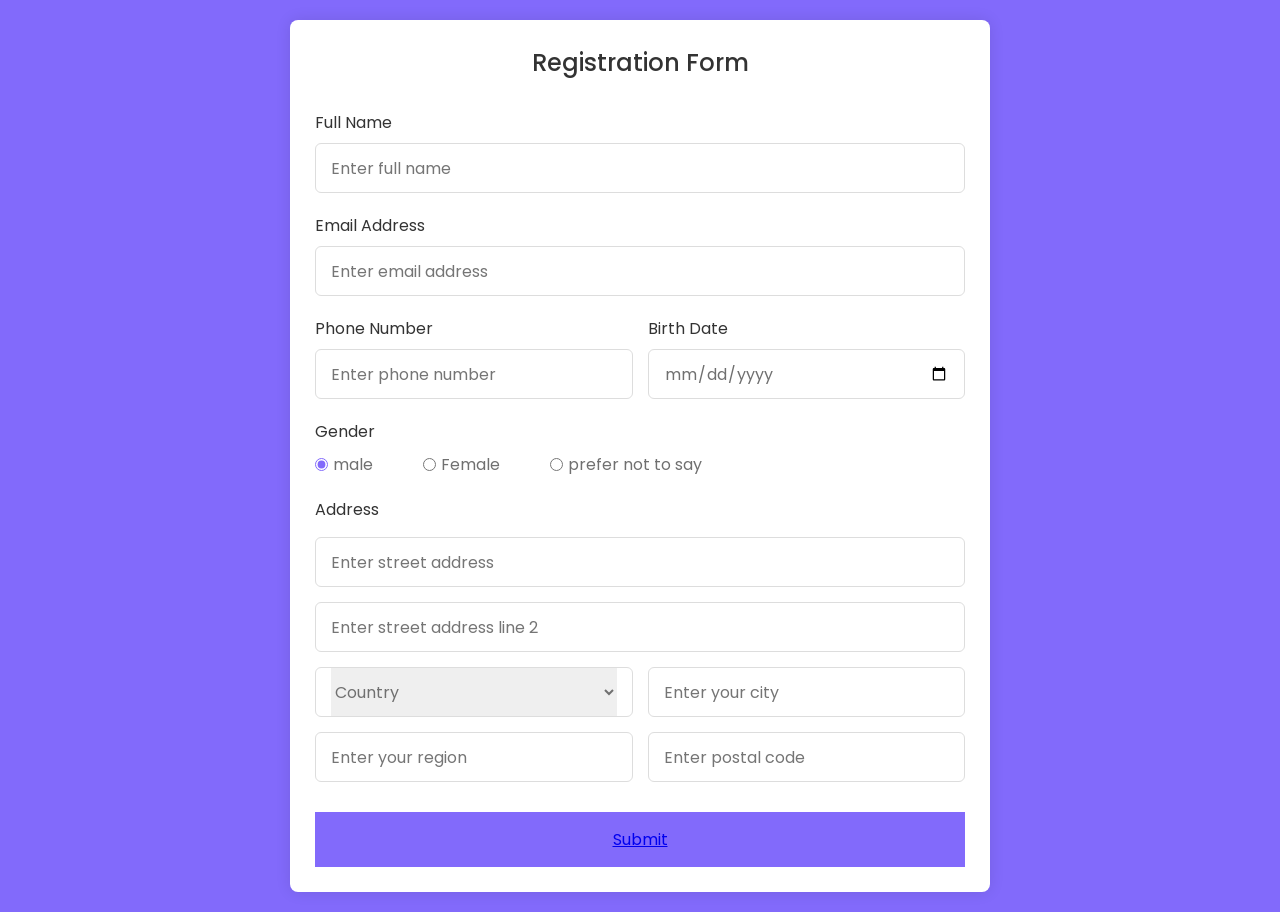
<file: RES.html>
<!DOCTYPE html>
<!---Coding By CodingLab | www.codinglabweb.com--->
<html lang="en">
  <head>
    <meta charset="UTF-8" />
    <meta name="viewport" content="width=device-width, initial-scale=1.0" />
    <meta http-equiv="X-UA-Compatible" content="ie=edge" />
    <!--<title>Registration Form in HTML CSS</title>-->
    <!---Custom CSS File--->
    <link rel="stylesheet" href="styl.css" />
  </head>
  <body>
    <section class="container">
      <header>Registration Form</header>
      <form action="#" class="form">
        <div class="input-box">
          <label>Full Name</label>
          <input type="text" placeholder="Enter full name" required />
        </div>

        <div class="input-box">
          <label>Email Address</label>
          <input type="text" placeholder="Enter email address" required />
        </div>

        <div class="column">
          <div class="input-box">
            <label>Phone Number</label>
            <input type="number" placeholder="Enter phone number" required />
          </div>
          <div class="input-box">
            <label>Birth Date</label>
            <input type="date" placeholder="Enter birth date" required />
          </div>
        </div>
        <div class="gender-box">
          <h3>Gender</h3>
          <div class="gender-option">
            <div class="gender">
              <input type="radio" id="check-male" name="gender" checked />
              <label for="check-male">male</label>
            </div>
            <div class="gender">
              <input type="radio" id="check-female" name="gender" />
              <label for="check-female">Female</label>
            </div>
            <div class="gender">
              <input type="radio" id="check-other" name="gender" />
              <label for="check-other">prefer not to say</label>
            </div>
          </div>
        </div>
        <div class="input-box address">
          <label>Address</label>
          <input type="text" placeholder="Enter street address" required />
          <input type="text" placeholder="Enter street address line 2" required />
          <div class="column">
            <div class="select-box">
              <select>
                <option hidden>Country</option>
                <option>America</option>
                <option>Japan</option>
                <option>India</option>
                <option>Nepal</option>
              </select>
            </div>
            <input type="text" placeholder="Enter your city" required />
          </div>
          <div class="column">
            <input type="text" placeholder="Enter your region" required />
            <input type="number" placeholder="Enter postal code" required />
          </div>
        </div>
        <button><a href="logsign.html"> Submit</a></button>
      </form>
    </section>
  </body>
</html>
</file>
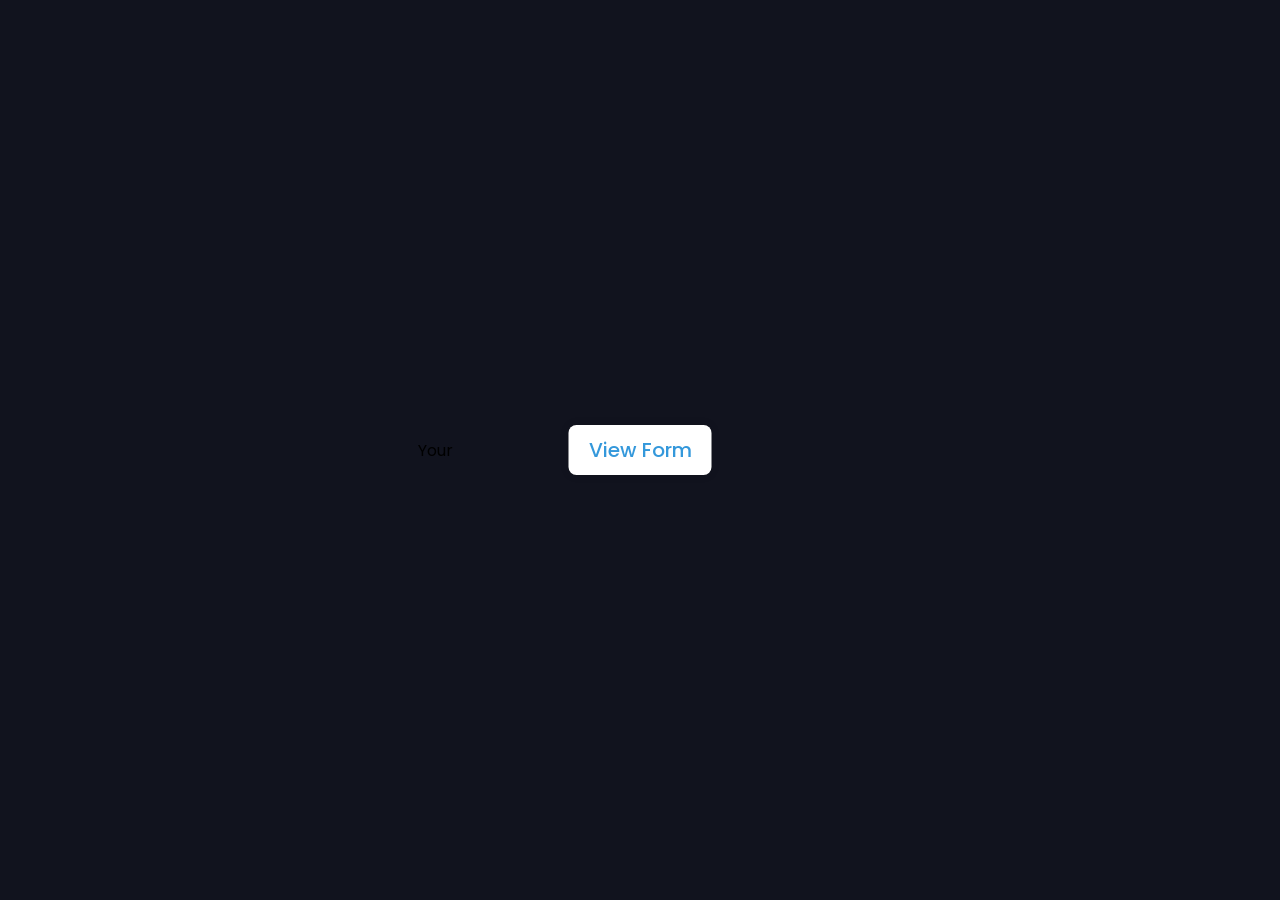
<file: sign.html>
Your <!DOCTYPE html>
<html lang="en" dir="ltr">
  <head>
    <meta charset="utf-8" />
    <title>Popup Form Design By Coding Ayush</title>
    <link rel="stylesheet" href="sign.css" />
    <link
      rel="stylesheet"
      href="https://cdnjs.cloudflare.com/ajax/libs/font-awesome/5.15.3/css/all.min.css"
    />
  </head>
  <body>
    <div class="center">
      <input type="checkbox" id="show" />
      <label for="show" class="show-btn">View Form</label>
      <div class="container">
        <label for="show" class="close-btn fas fa-times" title="close"></label>
        <div class="text">Login Form</div>
        <form action="#">
          <div class="data">
            <label>Email or Phone</label>
            <input type="text" required />
          </div>
          <div class="data">
            <label>Password</label>
            <input type="password" required />
          </div>
          <div class="forgot-pass">
            <a href="#">Forgot Password?</a>
          </div>
          <div class="btn">
            <div class="inner"></div>
            <button type="submit">login</button>
          </div>
          <div class="signup-link">
            Not a member? <a href="#">Signup now</a>
          </div>
        </form>
      </div>
    </div>
  </body>
</html>
</file>
<file: style.css>
/* styles.css */

body {
    font-family: Montserrat, sans-serif;
    margin: 20px;
    background-color: #f7f7f7;
}

header {
    background-color: #6579BE;
    color: #333;
    padding: 20px;
    text-align: center;
}

header nav {
    display: flex;
    justify-content: space-between;
    align-items: center;
}

header nav ul {
    list-style: none;
    margin: 0;
    padding: 0;
    display: flex;
}

header nav ul li {
    margin-right: 20px;
}

header nav a {
    color: #333;
    text-decoration: none;
}

main {
    display: flex;
    flex-direction: column;
    align-items: center;
    padding: 20px;
}

section {
    background-color: #fff;
    padding: 20px;
    border: 1px solid #ddd;
    border-radius: 10px;
    box-shadow: 0 0 10px rgba(0, 0, 0, 0.1);
    margin-bottom: 20px;
}

h1, h2 {
    font-weight: bold;
    margin-bottom: 10px;
}

button {
    background-color: #4CAF50;
    color: #fff;
    padding: 10px 20px;
    border: none;
    border-radius: 5px;
    cursor: pointer;
}

button:hover {
    background-color: #3e8e41;
}
/* styles.css */

body {
    font-family: Montserrat, sans-serif;
    margin: 20px;
    background-color: #f7f7f7;
}

header {
    background-color: #FDF5F1;
    color: #333;
    padding: 20px;
    text-align: center;
}

header h1 {
    font-size: 24px;
    font-weight: bold;
    margin-bottom: 10px;
}

header p {
    font-size: 18px;
    margin-bottom: 20px;
}

main {
    display: flex;
    flex-direction: column;
    align-items: center;
    padding: 20px;
}

#quiz {
    background-color: #fff;
    padding: 20px;
    border: 1px solid #ddd;
    border-radius: 10px;
    box-shadow: 0 0 10px rgba(0, 0, 0, 0.1);
}

#quiz-form {
    display: flex;
    flex-direction: column;
    align-items: center;
}

.question {
    margin-bottom: 20px;
}

label {
    font-size: 18px;
    margin-bottom: 10px;
}

select {
    width: 100%;
    padding: 10px;
    margin-bottom: 20px;
    border: 1px solid #ccc;
    border-radius: 5px;
}

button[type="submit"] {
    background-color: #4CAF50;
    color: #fff;
    padding: 10px 20px;
    border: none;
    border-radius: 5px;
    cursor: pointer;
}

button[type="submit"]:hover {
    background-color: #3e8e41;
}

#result {
    margin-top: 20px;
    font-size: 24px;
    font-weight: bold;
    color: #666;
}
</file>
<file: style2.css>
.roller{
  height: 4.125rem;
  line-height: 4rem;
  position: relative;
  overflow: hidden; 
  width: 100%;
  display: flex;
  justify-content: center;
  align-items: center;
  
  color:Auto;
}


#spare-time{
  font-size: 1rem;
  font-style: Bold;
  letter-spacing: 0rem;
  margin-top: 0;
  color: Auto;
  
}

.roller #rolltext {
  position: absolute;
  top: 0;
  animation: slide 5s infinite;  
}

@keyframes slide {
  0%{
    top:0;
  }
  25%{
    top: -4rem;    
  }
  50%{
    top: -8rem;
  }
  72.5%{
    top: -12.25rem;
  }
}

@media screen and (max-width: 600px){
  h1{
  text-align:center;
  text-transform: uppercase;
  color: #F1FAEE; 
  font-size: 2.125rem;
}
  
  .roller{
  height: 2.6rem; 
  line-height: 2.125rem;  
  }
  
  #spare-time {
    font-size: 1rem;
    letter-spacing: 0.1rem;
  }
  
  .roller #rolltext {  
  animation: slide-mob 5s infinite;  
}
  
  @keyframes slide-mob {
  0%{
    top:0;
  }
  25%{
    top: -2.125rem;    
  }
  50%{
    top: -4.25rem;
  }
  72.5%{
    top: -6.375rem;
  }
}
}
</file>
<file: styles.css>
@import url("https://fonts.googleapis.com/css2?family=Open+Sans:wght@200;300;400;500;600;700&display=swap");

* {
  margin: 0;
  padding: 0;
  box-sizing: border-box;
  font-family: "Open Sans", sans-serif;
}

body {
  display: flex;
  align-items: center;
  justify-content: center;
  min-height: 100vh;
  width: 100%;
  padding: 0 10px;
}

body::before {
  content: "";
  position: absolute;
  width: 100%;
  height: 100%;
  background: url("https://www.codingnepalweb.com/demos/create-glassmorphism-login-form-html-css/hero-bg.jpg"), #000;
  background-position: center;
  background-size: cover;
}

.wrapper {
  width: 400px;
  border-radius: 8px;
  padding: 30px;
  text-align: center;
  border: 1px solid rgba(255, 255, 255, 0.5);
  backdrop-filter: blur(8px);
  -webkit-backdrop-filter: blur(8px);
}

form {
  display: flex;
  flex-direction: column;
}

h2 {
  font-size: 2rem;
  margin-bottom: 20px;
  color: #fff;
}

.input-field {
  position: relative;
  border-bottom: 2px solid #ccc;
  margin: 15px 0;
}

.input-field label {
  position: absolute;
  top: 50%;
  left: 0;
  transform: translateY(-50%);
  color: #fff;
  font-size: 16px;
  pointer-events: none;
  transition: 0.15s ease;
}

.input-field input {
  width: 100%;
  height: 40px;
  background: transparent;
  border: none;
  outline: none;
  font-size: 16px;
  color: #fff;
}

.input-field input:focus~label,
.input-field input:valid~label {
  font-size: 0.8rem;
  top: 10px;
  transform: translateY(-120%);
}

.forget {
  display: flex;
  align-items: center;
  justify-content: space-between;
  margin: 25px 0 35px 0;
  color: #fff;
}

#remember {
  accent-color: #fff;
}

.forget label {
  display: flex;
  align-items: center;
}

.forget label p {
  margin-left: 8px;
}

.wrapper a {
  color: #efefef;
  text-decoration: none;
}

.wrapper a:hover {
  text-decoration: underline;
}

button {
  background: #fff;
  color: #000;
  font-weight: 600;
  border: none;
  padding: 12px 20px;
  cursor: pointer;
  border-radius: 3px;
  font-size: 16px;
  border: 2px solid transparent;
  transition: 0.3s ease;
}

button:hover {
  color: #fff;
  border-color: #fff;
  background: rgba(255, 255, 255, 0.15);
}

.register {
  text-align: center;
  margin-top: 30px;
  color: #fff;
}
</file>
<file: pro.css>
/* Google Font Link */
@import url('https://fonts.googleapis.com/css2?family=Poppins:wght@200;300;400;500;600;700&display=swap');
*{
  margin: 0;
  padding: 0;
  box-sizing: border-box;
  font-family: "Poppins" , sans-serif;
}
body{
  min-height: 100vh;
  display: flex;
  align-items: center;
  justify-content: center;
  background: #7d2ae8;
  padding: 30px;
}
.container{
  position: relative;
  max-width: 850px;
  width: 100%;
  background: #fff;
  padding: 40px 30px;
  box-shadow: 0 5px 10px rgba(0,0,0,0.2);
  perspective: 2700px;
}
.container .cover{
  position: absolute;
  top: 0;
  left: 50%;
  height: 100%;
  width: 50%;
  z-index: 98;
  transition: all 1s ease;
  transform-origin: left;
  transform-style: preserve-3d;
}
.container #flip:checked ~ .cover{
  transform: rotateY(-180deg);
}
 .container .cover .front,
 .container .cover .back{
  position: absolute;
  top: 0;
  left: 0;
  height: 100%;
  width: 100%;
}
.cover .back{
  transform: rotateY(180deg);
  backface-visibility: hidden;
}
.container .cover::before,
.container .cover::after{
  content: '';
  position: absolute;
  height: 100%;
  width: 100%;
  background: #7d2ae8;
  opacity: 0.5;
  z-index: 12;
}
.container .cover::after{
  opacity: 0.3;
  transform: rotateY(180deg);
  backface-visibility: hidden;
}
.container .cover img{
  position: absolute;
  height: 100%;
  width: 100%;
  object-fit: cover;
  z-index: 10;
}
.container .cover .text{
  position: absolute;
  z-index: 130;
  height: 100%;
  width: 100%;
  display: flex;
  flex-direction: column;
  align-items: center;
  justify-content: center;
}
.cover .text .text-1,
.cover .text .text-2{
  font-size: 26px;
  font-weight: 600;
  color: #fff;
  text-align: center;
}
.cover .text .text-2{
  font-size: 15px;
  font-weight: 500;
}
.container .forms{
  height: 100%;
  width: 100%;
  background: #fff;
}
.container .form-content{
  display: flex;
  align-items: center;
  justify-content: space-between;
}
.form-content .login-form,
.form-content .signup-form{
  width: calc(100% / 2 - 20px);
}
.forms .form-content .title{
  position: relative;
  font-size: 24px;
  font-weight: 500;
  color: #333;
}
.forms .form-content .title:before{
  content: '';
  position: absolute;
  left: 0;
  bottom: 0;
  height: 3px;
  width: 25px;
  background: #7d2ae8;
}
.forms .signup-form  .title:before{
  width: 20px;
}
.forms .form-content .input-boxes{
  margin-top: 30px;
}
.forms .form-content .input-box{
  display: flex;
  align-items: center;
  height: 50px;
  width: 100%;
  margin: 10px 0;
  position: relative;
}
.form-content .input-box input{
  height: 100%;
  width: 100%;
  outline: none;
  border: none;
  padding: 0 30px;
  font-size: 16px;
  font-weight: 500;
  border-bottom: 2px solid rgba(0,0,0,0.2);
  transition: all 0.3s ease;
}
.form-content .input-box input:focus,
.form-content .input-box input:valid{
  border-color: #7d2ae8;
}
.form-content .input-box i{
  position: absolute;
  color: #7d2ae8;
  font-size: 17px;
}
.forms .form-content .text{
  font-size: 14px;
  font-weight: 500;
  color: #333;
}
.forms .form-content .text a{
  text-decoration: none;
}
.forms .form-content .text a:hover{
  text-decoration: underline;
}
.forms .form-content .button{
  color: #fff;
  margin-top: 40px;
}
.forms .form-content .button input{
  color: #fff;
  background: #7d2ae8;
  border-radius: 6px;
  padding: 0;
  cursor: pointer;
  transition: all 0.4s ease;
}
.forms .form-content .button input:hover{
  background: #5b13b9;
}
.forms .form-content label{
  color: #5b13b9;
  cursor: pointer;
}
.forms .form-content label:hover{
  text-decoration: underline;
}
.forms .form-content .login-text,
.forms .form-content .sign-up-text{
  text-align: center;
  margin-top: 25px;
}
.container #flip{
  display: none;
}
@media (max-width: 730px) {
  .container .cover{
    display: none;
  }
  .form-content .login-form,
  .form-content .signup-form{
    width: 100%;
  }
  .form-content .signup-form{
    display: none;
  }
  .container #flip:checked ~ .forms .signup-form{
    display: block;
  }
  .container #flip:checked ~ .forms .login-form{
    display: none;
  }
}
</file>
<file: styl.css>
/* Import Google font - Poppins */
@import url("https://fonts.googleapis.com/css2?family=Poppins:wght@200;300;400;500;600;700&display=swap");
* {
  margin: 0;
  padding: 0;
  box-sizing: border-box;
  font-family: "Poppins", sans-serif;
}
body {
  min-height: 100vh;
  display: flex;
  align-items: center;
  justify-content: center;
  padding: 20px;
  background: rgb(130, 106, 251);
}
.container {
  position: relative;
  max-width: 700px;
  width: 100%;
  background: #fff;
  padding: 25px;
  border-radius: 8px;
  box-shadow: 0 0 15px rgba(0, 0, 0, 0.1);
}
.container header {
  font-size: 1.5rem;
  color: #333;
  font-weight: 500;
  text-align: center;
}
.container .form {
  margin-top: 30px;
}
.form .input-box {
  width: 100%;
  margin-top: 20px;
}
.input-box label {
  color: #333;
}
.form :where(.input-box input, .select-box) {
  position: relative;
  height: 50px;
  width: 100%;
  outline: none;
  font-size: 1rem;
  color: #707070;
  margin-top: 8px;
  border: 1px solid #ddd;
  border-radius: 6px;
  padding: 0 15px;
}
.input-box input:focus {
  box-shadow: 0 1px 0 rgba(0, 0, 0, 0.1);
}
.form .column {
  display: flex;
  column-gap: 15px;
}
.form .gender-box {
  margin-top: 20px;
}
.gender-box h3 {
  color: #333;
  font-size: 1rem;
  font-weight: 400;
  margin-bottom: 8px;
}
.form :where(.gender-option, .gender) {
  display: flex;
  align-items: center;
  column-gap: 50px;
  flex-wrap: wrap;
}
.form .gender {
  column-gap: 5px;
}
.gender input {
  accent-color: rgb(130, 106, 251);
}
.form :where(.gender input, .gender label) {
  cursor: pointer;
}
.gender label {
  color: #707070;
}
.address :where(input, .select-box) {
  margin-top: 15px;
}
.select-box select {
  height: 100%;
  width: 100%;
  outline: none;
  border: none;
  color: #707070;
  font-size: 1rem;
}
.form button {
  height: 55px;
  width: 100%;
  color: #fff;
  font-size: 1rem;
  font-weight: 400;
  margin-top: 30px;
  border: none;
  cursor: pointer;
  transition: all 0.2s ease;
  background: rgb(130, 106, 251);
}
.form button:hover {
  background: rgb(88, 56, 250);
}
/*Responsive*/
@media screen and (max-width: 500px) {
  .form .column {
    flex-wrap: wrap;
  }
  .form :where(.gender-option, .gender) {
    row-gap: 15px;
  }
}
</file>
<file: sign.css>
@import url("https://fonts.googleapis.com/css?family=Poppins:400,500,600,700&display=swap");
* {
  margin: 0;
  padding: 0;
  outline: none;
  box-sizing: border-box;
  font-family: "Poppins", sans-serif;
}
body {
  height: 100vh;
  width: 100%;
  background: #11131e;
  display: flex;
  align-items: center;
  justify-content: center;
}
.show-btn {
  background: #fff;
  padding: 10px 20px;
  font-size: 20px;
  font-weight: 500;
  color: #3498db;
  cursor: pointer;
  box-shadow: 0px 0px 10px rgba(0, 0, 0, 0.1);
  border-radius: 8px;
  transition: all 0.1s ease;
  position: absolute;
  top: 50%;
  left: 50%;
  transform: translate(-50%, -50%);
}
.container {
  transform-origin: center;
}
.show-btn:active {
  scale: 0.9;
}
input[type="checkbox"] {
  display: none;
}
.container {
  scale: 0;
  opacity: 0;
  z-index: -1;
  background: #fff;
  width: 410px;
  padding: 30px;
  box-shadow: 0 0 8px rgba(0, 0, 0, 0.1);
  transition: all 0.3s ease;
}
#show:checked ~ .container {
  scale: 1;
  opacity: 1;
  z-index: 11;
}
.container .close-btn {
  position: absolute;
  right: 20px;
  top: 15px;
  font-size: 18px;
  cursor: pointer;
}
.container .close-btn:hover {
  color: #3498db;
}
.container .text {
  font-size: 35px;
  font-weight: 600;
  text-align: center;
}
.container form {
  margin-top: -20px;
  transition: all 0.3s ease;
}
.container form .data {
  height: 45px;
  width: 100%;
  margin: 40px 0;
}
form .data label {
  font-size: 18px;
}
form .data input {
  height: 100%;
  width: 100%;
  padding-left: 10px;
  font-size: 17px;
  border: 1px solid silver;
}
form .data input:focus {
  border-color: #3498db;
  border-bottom-width: 2px;
}
form .forgot-pass {
  margin-top: -8px;
}
form .forgot-pass a {
  color: #3498db;
  text-decoration: none;
}
form .forgot-pass a:hover {
  text-decoration: underline;
}
form .btn {
  margin: 30px 0;
  height: 45px;
  width: 100%;
  position: relative;
  overflow: hidden;
}
form .btn .inner {
  height: 100%;
  width: 300%;
  position: absolute;
  left: -100%;
  z-index: -1;
  transition: all 0.4s;
}
form .btn:hover .inner {
  left: 0;
}
form .btn button {
  height: 100%;
  width: 100%;
  background: none;
  border: none;
  color: #fff;
  background: #11131e;
  font-size: 18px;
  font-weight: 500;
  text-transform: uppercase;
  letter-spacing: 1px;
  cursor: pointer;
  border-radius: 8px;
  overflow: hidden;
}
form .signup-link {
  text-align: center;
}
form .signup-link a {
  color: #3498db;
  text-decoration: none;
}
form .signup-link a:hover {
  text-decoration: underline;
}
</file>
